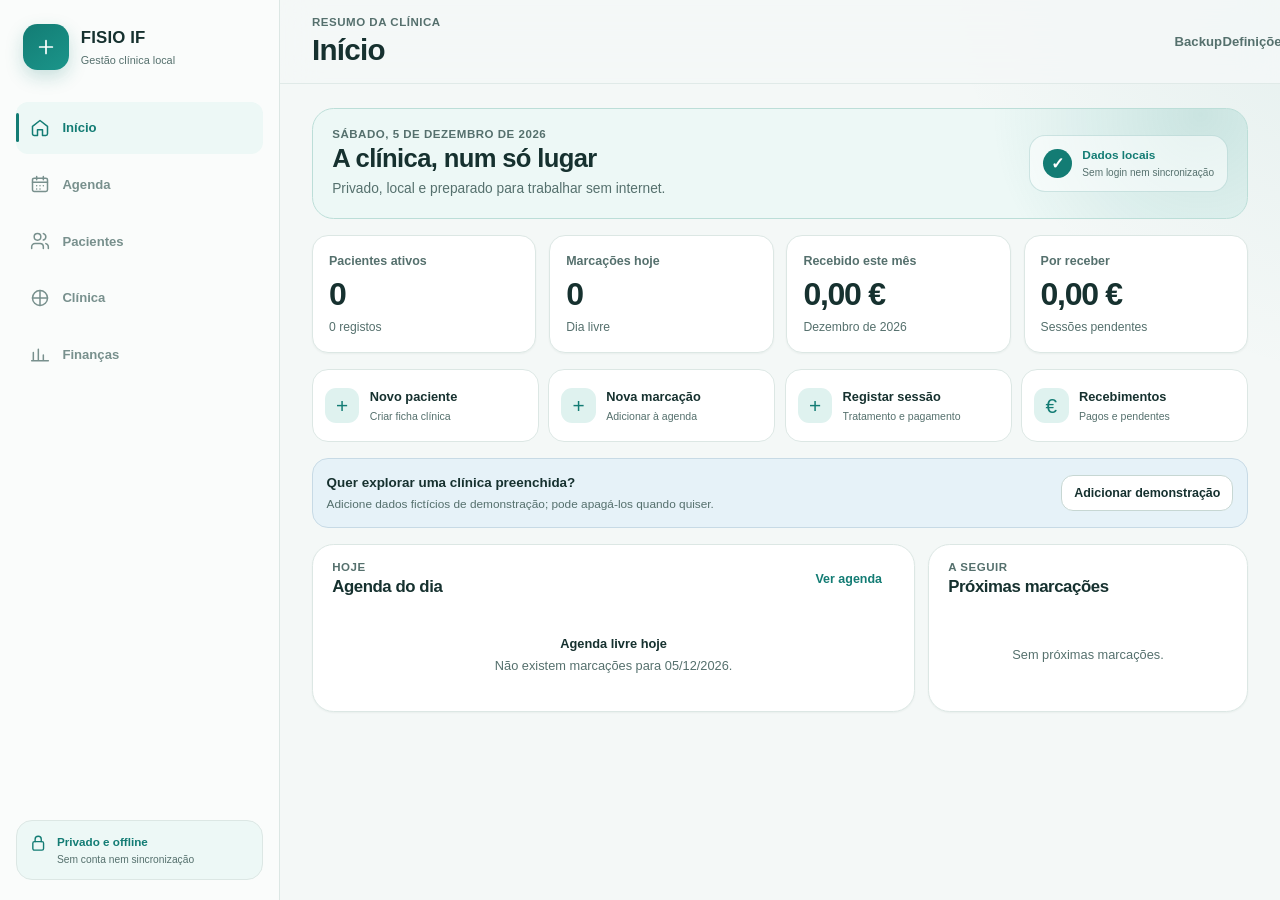
<file: index.html>
<!doctype html>
<html lang="pt-PT" data-theme="auto">
  <head>
    <meta charset="utf-8">
    <meta name="viewport" content="width=device-width, initial-scale=1, viewport-fit=cover">
    <meta name="theme-color" content="#f4f8f7">
    <meta name="color-scheme" content="light dark">
    <meta name="description" content="FISIO IF — gestão clínica privada, local e offline para fisioterapia.">
    <meta name="application-name" content="FISIO IF">
    <meta name="apple-mobile-web-app-capable" content="yes">
    <meta name="apple-mobile-web-app-status-bar-style" content="default">
    <meta name="apple-mobile-web-app-title" content="FISIO IF">
    <meta name="format-detection" content="telephone=no">

    <title>FISIO IF</title>

    <link rel="manifest" href="./manifest.webmanifest">
    <link rel="icon" type="image/svg+xml" href="./assets/icons/icon.svg">
    <link rel="apple-touch-icon" sizes="180x180" href="[data-uri]">
    <link rel="stylesheet" href="./assets/css/styles.css">
    <script type="module" src="./assets/js/app.js"></script>
    <script>
      if ('serviceWorker' in navigator) {
        window.addEventListener('load', () => navigator.serviceWorker.register('./sw.js').catch(() => {}), { once: true });
      }
    </script>
  </head>

  <body>
    <a class="skip-link" href="#view-root">Saltar para o conteúdo</a>

    <div class="app-shell" id="app-shell">
      <div class="content-column">
        <header class="app-header" aria-label="Cabeçalho da aplicação">
          <div class="app-header__identity">
            <div class="brand-mark" aria-hidden="true">
              <svg viewBox="0 0 32 32"><path d="M7.5 16h17M16 7.5v17" /></svg>
            </div>
            <div class="app-header__copy">
              <p class="eyebrow" id="header-context">Dados guardados neste dispositivo</p>
              <h1 id="app-title">Início</h1>
            </div>
          </div>

          <div class="app-header__actions" id="header-actions" aria-label="Ações gerais">
            <button class="icon-button header-action" type="button" data-action="backup" aria-label="Backup e restauro" title="Backup e restauro">
              <svg aria-hidden="true" viewBox="0 0 24 24"><path d="M12 3v12m0 0 4-4m-4 4-4-4M5 15v4a2 2 0 0 0 2 2h10a2 2 0 0 0 2-2v-4" /></svg>
              <span class="header-action__label">Backup</span>
            </button>
            <button class="icon-button header-action" type="button" data-action="settings" aria-label="Definições" title="Definições">
              <svg aria-hidden="true" viewBox="0 0 24 24">
                <circle cx="12" cy="12" r="3" />
                <path d="M19.4 15a1.7 1.7 0 0 0 .34 1.88l.06.06-2.83 2.83-.06-.06a1.7 1.7 0 0 0-1.88-.34 1.7 1.7 0 0 0-1.03 1.56V21h-4v-.08A1.7 1.7 0 0 0 8.95 19.4a1.7 1.7 0 0 0-1.88.34l-.06.06-2.83-2.83.06-.06A1.7 1.7 0 0 0 4.6 15a1.7 1.7 0 0 0-1.56-1.03H3v-4h.08A1.7 1.7 0 0 0 4.6 8.95a1.7 1.7 0 0 0-.34-1.88l-.06-.06 2.83-2.83.06.06A1.7 1.7 0 0 0 8.95 4.6a1.7 1.7 0 0 0 1.03-1.56V3h4v.08A1.7 1.7 0 0 0 15.05 4.6a1.7 1.7 0 0 0 1.88-.34l.06-.06 2.83 2.83-.06.06a1.7 1.7 0 0 0-.34 1.88 1.7 1.7 0 0 0 1.56 1.03H21v4h-.08A1.7 1.7 0 0 0 19.4 15Z" />
              </svg>
              <span class="header-action__label">Definições</span>
            </button>
          </div>
        </header>

        <section class="system-banner system-banner--install" id="install-banner" aria-label="Instalar aplicação" hidden>
          <div class="system-banner__icon" aria-hidden="true"><svg viewBox="0 0 24 24"><path d="M12 3v12m0 0 4-4m-4 4-4-4M5 19h14" /></svg></div>
          <div class="system-banner__copy"><strong>Instalar FISIO IF</strong><span>Acesso rápido e utilização offline.</span></div>
          <div class="system-banner__actions">
            <button class="button button--small button--primary" type="button" data-action="install-app">Instalar</button>
            <button class="icon-button icon-button--small" type="button" data-action="dismiss-install" aria-label="Fechar sugestão de instalação"><svg aria-hidden="true" viewBox="0 0 24 24"><path d="m6 6 12 12M18 6 6 18" /></svg></button>
          </div>
        </section>

        <section class="system-banner system-banner--update" id="update-banner" aria-label="Atualização disponível" hidden>
          <div class="system-banner__icon" aria-hidden="true"><svg viewBox="0 0 24 24"><path d="M20 7v5h-5M4 17v-5h5M18.5 9A7 7 0 0 0 6 6.5L4 9m16 6-2 2.5A7 7 0 0 1 5.5 15" /></svg></div>
          <div class="system-banner__copy"><strong>Nova versão disponível</strong><span>Atualize quando lhe for conveniente.</span></div>
          <div class="system-banner__actions">
            <button class="button button--small button--primary" type="button" data-action="apply-update">Atualizar</button>
            <button class="icon-button icon-button--small" type="button" data-action="dismiss-update" aria-label="Adiar atualização"><svg aria-hidden="true" viewBox="0 0 24 24"><path d="m6 6 12 12M18 6 6 18" /></svg></button>
          </div>
        </section>

        <main class="app-main" id="view-root" tabindex="-1">
          <section class="view view--loading" aria-labelledby="loading-title" aria-busy="true">
            <div class="loading-state">
              <div class="loading-state__mark" aria-hidden="true"><svg viewBox="0 0 32 32"><path d="M7.5 16h17M16 7.5v17" /></svg></div>
              <h2 id="loading-title">A preparar a clínica…</h2>
              <p>Os dados ficam apenas neste dispositivo.</p>
              <span class="loading-state__bar" aria-hidden="true"></span>
            </div>
          </section>
        </main>
      </div>

      <nav class="primary-nav" id="primary-nav" aria-label="Navegação principal">
        <div class="primary-nav__brand" aria-hidden="true">
          <span class="brand-mark brand-mark--sidebar"><svg viewBox="0 0 32 32"><path d="M7.5 16h17M16 7.5v17" /></svg></span>
          <span><strong>FISIO IF</strong><small>Gestão clínica local</small></span>
        </div>

        <div class="primary-nav__items">
          <button class="nav-item is-active" type="button" data-view="dashboard" aria-current="page">
            <svg aria-hidden="true" viewBox="0 0 24 24"><path d="m3 10 9-7 9 7v9a2 2 0 0 1-2 2h-4v-7H9v7H5a2 2 0 0 1-2-2Z" /></svg><span>Início</span>
          </button>
          <button class="nav-item" type="button" data-view="agenda">
            <svg aria-hidden="true" viewBox="0 0 24 24"><rect x="3" y="5" width="18" height="16" rx="2" /><path d="M16 3v4M8 3v4M3 10h18M8 14h.01M12 14h.01M16 14h.01M8 18h.01M12 18h.01" /></svg><span>Agenda</span>
          </button>
          <button class="nav-item" type="button" data-view="patients">
            <svg aria-hidden="true" viewBox="0 0 24 24"><path d="M16 21v-2a4 4 0 0 0-4-4H6a4 4 0 0 0-4 4v2M9 11a4 4 0 1 0 0-8 4 4 0 0 0 0 8ZM22 21v-2a4 4 0 0 0-3-3.87M16 3.13a4 4 0 0 1 0 7.75" /></svg><span>Pacientes</span>
          </button>
          <button class="nav-item" type="button" data-view="clinic">
            <svg aria-hidden="true" viewBox="0 0 24 24"><path d="M12 3v18M3 12h18" /><circle cx="12" cy="12" r="9" /></svg><span>Clínica</span>
          </button>
          <button class="nav-item" type="button" data-view="finances">
            <svg aria-hidden="true" viewBox="0 0 24 24"><path d="M4 19V9M10 19V5M16 19v-7M22 19H2" /></svg><span>Finanças</span>
          </button>
        </div>

        <div class="primary-nav__privacy">
          <svg aria-hidden="true" viewBox="0 0 24 24"><rect x="5" y="10" width="14" height="11" rx="2" /><path d="M8 10V7a4 4 0 0 1 8 0v3" /></svg>
          <span><strong>Privado e offline</strong><small>Sem conta nem sincronização</small></span>
        </div>
      </nav>
    </div>

    <button class="fab" id="fab" type="button" aria-label="Adicionar" title="Adicionar" hidden>
      <svg aria-hidden="true" viewBox="0 0 24 24"><path d="M12 5v14M5 12h14" /></svg><span class="fab__label">Adicionar</span>
    </button>

    <dialog class="app-dialog" id="app-dialog" aria-labelledby="dialog-title">
      <div class="dialog-shell">
        <header class="dialog-header">
          <div><p class="eyebrow" id="dialog-eyebrow" hidden></p><h2 id="dialog-title">Detalhes</h2></div>
          <button class="icon-button" type="button" data-action="close-dialog" aria-label="Fechar"><svg aria-hidden="true" viewBox="0 0 24 24"><path d="m6 6 12 12M18 6 6 18" /></svg></button>
        </header>
        <div class="dialog-body" id="dialog-body"></div>
        <footer class="dialog-actions" id="dialog-actions"></footer>
      </div>
    </dialog>

    <dialog class="confirm-dialog" id="confirm-dialog" aria-labelledby="confirm-title" aria-describedby="confirm-message">
      <form class="confirm-dialog__shell" method="dialog">
        <div class="confirm-dialog__icon" aria-hidden="true"><svg viewBox="0 0 24 24"><path d="M12 8v5M12 17h.01" /><circle cx="12" cy="12" r="9" /></svg></div>
        <h2 id="confirm-title">Confirmar ação</h2>
        <p id="confirm-message">Tem a certeza de que pretende continuar?</p>
        <div class="confirm-dialog__actions">
          <button class="button button--secondary" type="submit" value="cancel" data-action="cancel-confirm">Cancelar</button>
          <button class="button button--danger" type="submit" value="confirm" data-action="accept-confirm">Confirmar</button>
        </div>
      </form>
    </dialog>

    <div class="toast-region" id="toast-region" role="status" aria-live="polite" aria-atomic="false"></div>

    <template id="empty-state-template">
      <section class="empty-state">
        <div class="empty-state__icon" data-empty-icon aria-hidden="true"><svg viewBox="0 0 24 24"><path d="M4 6h16v14H4zM8 3h8v3M8 11h8M8 15h5" /></svg></div>
        <h2 data-empty-title>Ainda não existem registos</h2>
        <p data-empty-message>Comece por adicionar o primeiro registo.</p>
        <button class="button button--primary" type="button" data-empty-action>Adicionar</button>
      </section>
    </template>

    <template id="form-shell-template">
      <form class="entity-form" novalidate>
        <div class="form-errors" role="alert" hidden></div>
        <div class="form-sections" data-form-sections></div>
        <footer class="form-actions">
          <button class="button button--secondary" type="button" data-action="cancel-form">Cancelar</button>
          <button class="button button--primary" type="submit">Guardar</button>
        </footer>
      </form>
    </template>

    <noscript>
      <div class="noscript-message"><strong>O JavaScript está desativado.</strong><span>A FISIO IF precisa de JavaScript para funcionar e guardar dados localmente.</span></div>
    </noscript>
  </body>
</html>
</file>
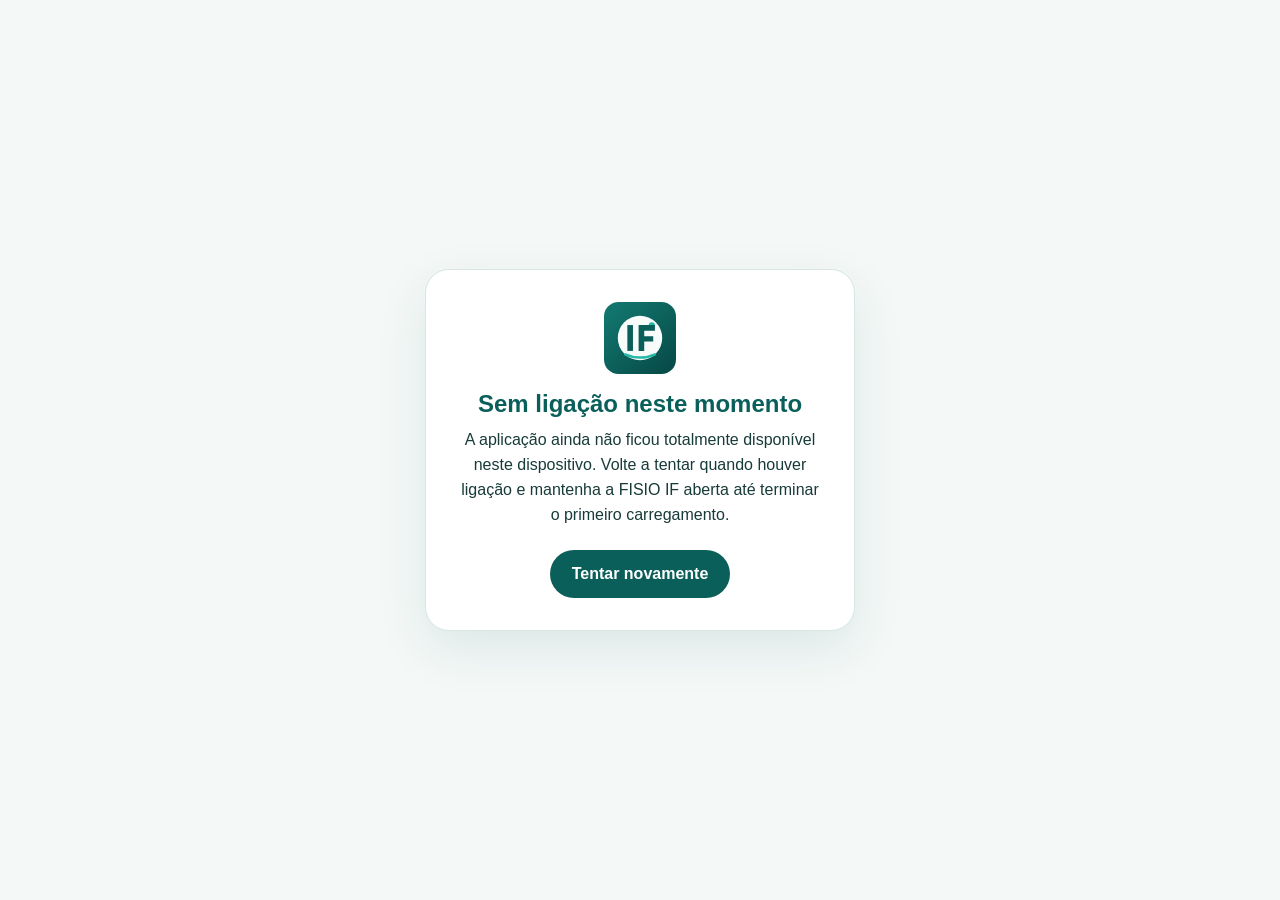
<file: offline.html>
<!doctype html>
<html lang="pt-PT">
  <head>
    <meta charset="utf-8">
    <meta name="viewport" content="width=device-width, initial-scale=1, viewport-fit=cover">
    <meta name="theme-color" content="#0b5f5a">
    <title>FISIO IF — offline</title>
    <style>
      :root {
        color-scheme: light;
        font-family: -apple-system, BlinkMacSystemFont, "Segoe UI", sans-serif;
        background: #f4f8f7;
        color: #173b38;
      }

      * {
        box-sizing: border-box;
      }

      body {
        min-height: 100vh;
        min-height: 100dvh;
        margin: 0;
        display: grid;
        place-items: center;
        padding: max(24px, env(safe-area-inset-top)) max(24px, env(safe-area-inset-right))
          max(24px, env(safe-area-inset-bottom)) max(24px, env(safe-area-inset-left));
      }

      main {
        width: min(100%, 430px);
        padding: 32px;
        border: 1px solid #d8e7e4;
        border-radius: 24px;
        background: #ffffff;
        box-shadow: 0 18px 50px rgb(11 95 90 / 10%);
        text-align: center;
      }

      img {
        width: 72px;
        height: 72px;
        margin-bottom: 12px;
      }

      h1 {
        margin: 0 0 10px;
        color: #0b5f5a;
        font-size: 1.5rem;
      }

      p {
        margin: 0 0 22px;
        line-height: 1.55;
      }

      a {
        display: inline-flex;
        min-height: 48px;
        align-items: center;
        justify-content: center;
        padding: 0 22px;
        border-radius: 999px;
        background: #0b5f5a;
        color: #ffffff;
        font-weight: 700;
        text-decoration: none;
      }

      a:focus-visible {
        outline: 3px solid #f2b84b;
        outline-offset: 3px;
      }
    </style>
  </head>
  <body>
    <main>
      <img src="./assets/icons/icon.svg" alt="" width="72" height="72">
      <h1>Sem ligação neste momento</h1>
      <p>
        A aplicação ainda não ficou totalmente disponível neste dispositivo. Volte a tentar quando houver
        ligação e mantenha a FISIO IF aberta até terminar o primeiro carregamento.
      </p>
      <a href="./">Tentar novamente</a>
    </main>
  </body>
</html>
</file>
<file: assets/css/styles.css>
@charset "UTF-8";

:root {
  color-scheme: light;
  --color-canvas: #f4f8f7;
  --color-canvas-deep: #eaf1ef;
  --color-surface: #ffffff;
  --color-surface-soft: #f7faf9;
  --color-surface-raised: #ffffff;
  --color-border: #dce7e4;
  --color-border-strong: #c7d7d3;
  --color-text: #16312f;
  --color-text-soft: #55706d;
  --color-text-faint: #78908d;
  --color-primary: #137c74;
  --color-primary-hover: #0c6861;
  --color-primary-soft: #dff2ef;
  --color-primary-softer: #edf8f6;
  --color-accent: #de9e3f;
  --color-accent-soft: #fff1d8;
  --color-danger: #b54545;
  --color-danger-hover: #963737;
  --color-danger-soft: #fce8e7;
  --color-warning: #9b6517;
  --color-warning-soft: #fff1d8;
  --color-success: #267352;
  --color-success-soft: #e1f3e9;
  --color-info: #386a88;
  --color-info-soft: #e6f2f8;
  --shadow-xs: 0 1px 2px rgb(20 51 48 / 0.05);
  --shadow-sm: 0 8px 24px rgb(20 51 48 / 0.08);
  --shadow-md: 0 18px 46px rgb(20 51 48 / 0.14);
  --shadow-nav: 0 -8px 30px rgb(20 51 48 / 0.09);
  --radius-xs: 0.5rem;
  --radius-sm: 0.75rem;
  --radius-md: 1rem;
  --radius-lg: 1.35rem;
  --radius-xl: 1.75rem;
  --font-sans: Inter, ui-rounded, "SF Pro Rounded", "SF Pro Display", -apple-system, BlinkMacSystemFont, "Segoe UI", sans-serif;
  --font-mono: ui-monospace, "SFMono-Regular", Consolas, monospace;
  --sidebar-width: 17.5rem;
  --header-height: 5.25rem;
  --nav-height: 5.25rem;
  --content-max: 88rem;
  --touch-target: 2.75rem;
  --ease-out: cubic-bezier(0.22, 1, 0.36, 1);
}

/* FISIO IF 1.4 — agenda, relatórios e segurança local */
.agenda-view-switch {
  flex: 0 0 auto;
}

.agenda-calendar {
  display: grid;
  gap: 0.65rem;
}

.agenda-calendar--week {
  grid-template-columns: repeat(7, minmax(0, 1fr));
}

.agenda-calendar--month {
  grid-template-columns: repeat(7, minmax(0, 1fr));
}

.calendar-weekday {
  color: var(--color-text-soft);
  font-size: 0.75rem;
  font-weight: 800;
  padding: 0 0.35rem;
  text-align: center;
  text-transform: uppercase;
}

.calendar-day {
  background: var(--color-surface);
  border: 1px solid var(--color-border);
  border-radius: var(--radius-md);
  min-height: 9rem;
  overflow: hidden;
}

.agenda-calendar--month .calendar-day {
  min-height: 7.5rem;
}

.calendar-day.is-today {
  border-color: var(--color-primary);
  box-shadow: 0 0 0 2px color-mix(in srgb, var(--color-primary) 14%, transparent);
}

.calendar-day.is-outside {
  opacity: 0.45;
}

.calendar-day__heading {
  align-items: center;
  background: transparent;
  border: 0;
  color: var(--text);
  cursor: pointer;
  display: flex;
  justify-content: space-between;
  padding: 0.65rem;
  width: 100%;
}

.calendar-day__heading span {
  color: var(--color-text-soft);
  font-size: 0.78rem;
  text-transform: capitalize;
}

.calendar-day__records {
  display: grid;
  gap: 0.4rem;
  padding: 0 0.45rem 0.55rem;
}

.calendar-appointment {
  background: var(--color-surface-soft);
  border: 0;
  border-left: 3px solid var(--color-primary);
  border-radius: 0.5rem;
  color: var(--text);
  cursor: pointer;
  display: grid;
  font: inherit;
  gap: 0.05rem;
  padding: 0.45rem;
  text-align: left;
}

.calendar-appointment.status-confirmed { border-left-color: var(--color-info); }
.calendar-appointment.status-completed { border-left-color: var(--color-success); }
.calendar-appointment.status-cancelled { border-left-color: var(--color-danger); opacity: 0.65; }
.calendar-appointment span,
.calendar-appointment small {
  overflow: hidden;
  text-overflow: ellipsis;
  white-space: nowrap;
}

.calendar-day__empty,
.calendar-more {
  color: var(--color-text-soft);
  font-size: 0.78rem;
  padding: 0.35rem;
}

.calendar-more {
  background: transparent;
  border: 0;
  cursor: pointer;
  text-align: left;
}

.patient-overview {
  margin-top: 1rem;
}

.patient-overview-grid,
.report-summary-list {
  display: grid;
  gap: 0.75rem;
  grid-template-columns: repeat(3, minmax(0, 1fr));
}

.patient-overview-grid > div,
.report-summary-list > div {
  background: var(--color-surface-soft);
  border-radius: var(--radius-sm);
  display: grid;
  gap: 0.2rem;
  padding: 0.8rem;
}

.patient-overview-grid span,
.report-summary-list dt,
.patient-package-summary span {
  color: var(--color-text-soft);
  font-size: 0.78rem;
}

.patient-package-summaries {
  border-top: 1px solid var(--color-border);
  display: grid;
  gap: 0.65rem;
  margin-top: 0.9rem;
  padding-top: 0.9rem;
}

.patient-package-summary {
  display: grid;
  gap: 0.2rem;
}

.clinical-progress {
  background: var(--color-surface-soft);
  border-radius: 0.55rem;
  color: var(--color-text-soft);
  font-size: 0.88rem;
  padding: 0.55rem 0.7rem;
}

.status-badge--overdue {
  background: color-mix(in srgb, var(--color-danger) 14%, transparent);
  color: var(--color-danger);
}

.transaction-row.is-overdue,
.package-payment-row.is-overdue {
  box-shadow: inset 3px 0 0 var(--color-danger);
}

.report-summary-card {
  margin-bottom: 1rem;
}

.report-summary-list {
  grid-template-columns: repeat(4, minmax(0, 1fr));
  margin: 0;
}

.report-summary-list dd {
  font-size: 1.25rem;
  font-weight: 800;
  margin: 0;
}

.recycle-list {
  display: grid;
  gap: 0.65rem;
}

.recycle-row {
  align-items: center;
  background: var(--color-surface-soft);
  border: 1px solid var(--color-border);
  border-radius: var(--radius-sm);
  display: flex;
  gap: 1rem;
  justify-content: space-between;
  padding: 0.85rem;
}

.recycle-row div {
  display: grid;
  gap: 0.2rem;
}

.recycle-row span {
  color: var(--color-text-soft);
  font-size: 0.8rem;
}

.patient-statement {
  display: grid;
  gap: 1.25rem;
}

.patient-statement > header {
  align-items: end;
  border-bottom: 2px solid var(--color-primary);
  display: flex;
  justify-content: space-between;
  padding-bottom: 0.8rem;
}

.patient-statement > header div {
  display: grid;
  text-align: right;
}

.statement-totals {
  display: grid;
  gap: 0.75rem;
  grid-template-columns: repeat(3, minmax(0, 1fr));
}

.statement-totals span {
  background: var(--color-surface-soft);
  border-radius: var(--radius-sm);
  display: grid;
  gap: 0.25rem;
  padding: 0.8rem;
}

.patient-statement table {
  border-collapse: collapse;
  width: 100%;
}

.patient-statement th,
.patient-statement td {
  border-bottom: 1px solid var(--color-border);
  padding: 0.55rem;
  text-align: left;
}

.patient-statement footer {
  color: var(--color-text-soft);
  font-size: 0.75rem;
}

@media (max-width: 900px) {
  .agenda-calendar--week,
  .agenda-calendar--month {
    gap: 0.35rem;
  }
  .calendar-day { min-height: 7rem; }
  .agenda-calendar--week { grid-template-columns: 1fr; }
  .agenda-calendar--week .calendar-day { min-height: 0; }
  .agenda-calendar--month .calendar-appointment span,
  .agenda-calendar--month .calendar-appointment small { display: none; }
  .agenda-calendar--month .calendar-appointment { padding: 0.3rem; }
  .patient-overview-grid,
  .report-summary-list { grid-template-columns: repeat(2, minmax(0, 1fr)); }
}

@media (max-width: 620px) {
  .agenda-toolbar { align-items: stretch; flex-wrap: wrap; }
  .agenda-view-switch { order: -1; width: 100%; }
  .agenda-view-switch button { flex: 1; }
  .agenda-calendar--month { font-size: 0.75rem; }
  .agenda-calendar--month .calendar-day { border-radius: 0.55rem; min-height: 5rem; }
  .calendar-day__heading { padding: 0.4rem; }
  .calendar-day__records { gap: 0.2rem; padding: 0 0.25rem 0.3rem; }
  .calendar-appointment strong { font-size: 0.7rem; }
  .patient-overview-grid,
  .report-summary-list,
  .statement-totals { grid-template-columns: 1fr; }
  .recycle-row { align-items: stretch; flex-direction: column; }
  .patient-statement > header { align-items: start; flex-direction: column; gap: 0.6rem; }
  .patient-statement > header div { text-align: left; }
}

@media print {
  body > *:not(#app-dialog),
  #app-dialog .dialog-shell > *:not(.dialog-body),
  .dialog-header,
  .dialog-actions { display: none !important; }
  .dialog-shell,
  .dialog-body,
  .patient-statement { background: #fff !important; color: #111 !important; box-shadow: none !important; max-height: none !important; overflow: visible !important; }
  dialog[open] { border: 0; height: auto; inset: 0; margin: 0; max-height: none; max-width: none; padding: 0; position: static; width: 100%; }
  dialog::backdrop { display: none; }
  .patient-statement .table-scroll { overflow: visible; }
  .patient-statement section { break-inside: avoid; }
}

*,
*::before,
*::after {
  box-sizing: border-box;
}

html {
  min-width: 20rem;
  min-height: 100%;
  background: var(--color-canvas);
  font-family: var(--font-sans);
  -webkit-text-size-adjust: 100%;
  text-size-adjust: 100%;
  scroll-behavior: smooth;
}

body {
  min-height: 100vh;
  min-height: 100dvh;
  margin: 0;
  overflow-x: hidden;
  background:
    radial-gradient(circle at 110% -10%, rgb(19 124 116 / 0.09), transparent 30rem),
    var(--color-canvas);
  color: var(--color-text);
  font-size: 1rem;
  line-height: 1.5;
  -webkit-font-smoothing: antialiased;
  -webkit-tap-highlight-color: transparent;
}

button,
input,
select,
textarea {
  color: inherit;
  font: inherit;
}

button,
[role="button"] {
  -webkit-touch-callout: none;
}

button:not(:disabled),
[role="button"]:not([aria-disabled="true"]),
label[for],
select {
  cursor: pointer;
}

button:disabled,
input:disabled,
select:disabled,
textarea:disabled {
  cursor: not-allowed;
  opacity: 0.55;
}

a {
  color: var(--color-primary);
  text-decoration-thickness: 0.08em;
  text-underline-offset: 0.18em;
}

img,
svg {
  display: block;
  max-width: 100%;
}

svg {
  fill: none;
  stroke: currentColor;
  stroke-linecap: round;
  stroke-linejoin: round;
  stroke-width: 1.8;
}

h1,
h2,
h3,
h4,
p {
  margin-block-start: 0;
}

h1,
h2,
h3,
h4 {
  letter-spacing: -0.025em;
  line-height: 1.15;
}

h1 {
  margin-block-end: 0;
  font-size: clamp(1.35rem, 4vw, 1.85rem);
  font-weight: 750;
}

h2 {
  margin-block-end: 0.6rem;
  font-size: clamp(1.25rem, 3vw, 1.6rem);
}

h3 {
  margin-block-end: 0.45rem;
  font-size: 1.05rem;
}

p:last-child {
  margin-block-end: 0;
}

[hidden] {
  display: none !important;
}

:focus-visible {
  outline: 3px solid rgb(19 124 116 / 0.28);
  outline-offset: 3px;
}

::selection {
  background: var(--color-primary-soft);
}

.skip-link {
  position: fixed;
  z-index: 1000;
  inset-block-start: max(0.75rem, env(safe-area-inset-top));
  inset-inline-start: 0.75rem;
  padding: 0.65rem 0.9rem;
  transform: translateY(-180%);
  border-radius: var(--radius-sm);
  background: var(--color-text);
  color: var(--color-surface);
  font-weight: 700;
  transition: transform 180ms var(--ease-out);
}

.skip-link:focus {
  transform: translateY(0);
}

.app-shell {
  min-height: 100vh;
  min-height: 100dvh;
}

.content-column {
  min-width: 0;
}

.app-header {
  position: sticky;
  z-index: 30;
  inset-block-start: 0;
  display: flex;
  min-height: calc(var(--header-height) + env(safe-area-inset-top));
  align-items: center;
  justify-content: space-between;
  gap: 0.75rem;
  padding: max(0.75rem, env(safe-area-inset-top)) 1rem 0.75rem;
  border-block-end: 1px solid rgb(220 231 228 / 0.82);
  background: rgb(244 248 247 / 0.88);
  backdrop-filter: blur(18px) saturate(130%);
  -webkit-backdrop-filter: blur(18px) saturate(130%);
}

.app-header__identity,
.app-header__actions,
.app-header__actions .header-action {
  display: flex;
  align-items: center;
}

.app-header__identity {
  min-width: 0;
  gap: 0.7rem;
}

.app-header__copy {
  min-width: 0;
}

.app-header__copy h1,
.app-header__copy p {
  overflow: hidden;
  text-overflow: ellipsis;
  white-space: nowrap;
}

.app-header__actions {
  flex: none;
  gap: 0.25rem;
}

.brand-mark {
  display: grid;
  width: 2.65rem;
  height: 2.65rem;
  flex: none;
  place-items: center;
  border-radius: 0.9rem;
  background: linear-gradient(145deg, var(--color-primary), #1b958a);
  box-shadow: 0 7px 18px rgb(19 124 116 / 0.22);
  color: #fff;
}

.brand-mark svg {
  width: 1.5rem;
  height: 1.5rem;
  stroke-width: 2.25;
}

.brand-mark--sidebar {
  width: 2.85rem;
  height: 2.85rem;
}

.eyebrow {
  margin-block-end: 0.15rem;
  color: var(--color-text-soft);
  font-size: 0.72rem;
  font-weight: 700;
  letter-spacing: 0.045em;
  line-height: 1.2;
  text-transform: uppercase;
}

.header-action {
  width: auto;
  min-width: var(--touch-target);
  padding-inline: 0.7rem;
  gap: 0.4rem;
}

.header-action__label {
  display: none;
  font-size: 0.82rem;
  font-weight: 700;
}

.system-banner {
  display: grid;
  grid-template-columns: auto minmax(0, 1fr) auto;
  align-items: center;
  gap: 0.7rem;
  max-width: calc(var(--content-max) - 2rem);
  margin: 0.75rem 1rem 0;
  padding: 0.8rem;
  border: 1px solid var(--color-border);
  border-radius: var(--radius-md);
  background: var(--color-surface);
  box-shadow: var(--shadow-xs);
}

.system-banner--install {
  border-color: #bcded8;
  background: var(--color-primary-softer);
}

.system-banner--update {
  border-color: #c7dae5;
  background: var(--color-info-soft);
}

.system-banner__icon {
  display: grid;
  width: 2.35rem;
  height: 2.35rem;
  place-items: center;
  border-radius: 0.72rem;
  background: var(--color-primary-soft);
  color: var(--color-primary);
}

.system-banner__icon svg {
  width: 1.2rem;
  height: 1.2rem;
}

.system-banner__copy {
  display: flex;
  min-width: 0;
  flex-direction: column;
  line-height: 1.25;
}

.system-banner__copy strong {
  font-size: 0.88rem;
}

.system-banner__copy span {
  margin-block-start: 0.12rem;
  color: var(--color-text-soft);
  font-size: 0.76rem;
}

.system-banner__actions {
  display: flex;
  align-items: center;
  gap: 0.25rem;
}

.app-main {
  width: 100%;
  min-width: 0;
  min-height: calc(100vh - var(--header-height));
  min-height: calc(100dvh - var(--header-height));
  padding: 1rem 1rem calc(var(--nav-height) + 2rem + env(safe-area-inset-bottom));
  outline: none;
}

.view {
  width: 100%;
  max-width: var(--content-max);
  margin-inline: auto;
  animation: view-in 260ms var(--ease-out) both;
}

@keyframes view-in {
  from { opacity: 0; transform: translateY(0.35rem); }
  to { opacity: 1; transform: translateY(0); }
}

.view-header {
  display: flex;
  align-items: flex-start;
  justify-content: space-between;
  gap: 1rem;
  margin-block-end: 1rem;
}

.view-header h2,
.section-header h2,
.section-header h3 {
  margin-block-end: 0.2rem;
}

.view-header p,
.section-header p {
  margin-block-end: 0;
  color: var(--color-text-soft);
  font-size: 0.9rem;
}

.view-actions,
.card-actions,
.inline-actions,
.toolbar {
  display: flex;
  flex-wrap: wrap;
  align-items: center;
  gap: 0.5rem;
}

.section-header {
  display: flex;
  align-items: center;
  justify-content: space-between;
  gap: 1rem;
  margin-block-end: 0.8rem;
}

.view-stack,
.card-stack,
.form-sections {
  display: grid;
  gap: 1rem;
}

.view-grid,
.dashboard-grid,
.summary-grid,
.metrics-grid {
  display: grid;
  grid-template-columns: minmax(0, 1fr);
  gap: 0.8rem;
}

.card {
  min-width: 0;
  overflow: hidden;
  border: 1px solid var(--color-border);
  border-radius: var(--radius-lg);
  background: var(--color-surface);
  box-shadow: var(--shadow-xs);
}

.card--interactive {
  transition: border-color 180ms ease, box-shadow 180ms ease, transform 180ms var(--ease-out);
}

.card--interactive:hover {
  border-color: var(--color-border-strong);
  box-shadow: var(--shadow-sm);
  transform: translateY(-1px);
}

.card--soft {
  background: var(--color-surface-soft);
}

.card--accent {
  border-color: #bcded8;
  background:
    radial-gradient(circle at 100% 0, rgb(19 124 116 / 0.09), transparent 14rem),
    var(--color-primary-softer);
}

.card__header,
.card__body,
.card__footer {
  padding: 1rem;
}

.card__header {
  display: flex;
  align-items: flex-start;
  justify-content: space-between;
  gap: 0.8rem;
  padding-block-end: 0.7rem;
}

.card__header + .card__body {
  padding-block-start: 0;
}

.card__footer {
  border-block-start: 1px solid var(--color-border);
  background: var(--color-surface-soft);
}

.summary-card,
.metric-card,
.stat-card {
  position: relative;
  min-width: 0;
  padding: 1rem;
  overflow: hidden;
  border: 1px solid var(--color-border);
  border-radius: var(--radius-md);
  background: var(--color-surface);
  box-shadow: var(--shadow-xs);
}

.summary-card__label,
.metric-card__label,
.stat-card__label {
  display: block;
  margin-block-end: 0.45rem;
  color: var(--color-text-soft);
  font-size: 0.78rem;
  font-weight: 650;
}

.summary-card__value,
.metric-card__value,
.stat-card__value {
  display: block;
  overflow: hidden;
  font-size: clamp(1.45rem, 6vw, 2rem);
  font-variant-numeric: tabular-nums;
  font-weight: 760;
  letter-spacing: -0.04em;
  line-height: 1;
  text-overflow: ellipsis;
  white-space: nowrap;
}

.summary-card__meta,
.metric-card__meta,
.stat-card__meta {
  display: block;
  margin-block-start: 0.45rem;
  color: var(--color-text-soft);
  font-size: 0.76rem;
}

.metric-card__icon {
  display: grid;
  width: 2.25rem;
  height: 2.25rem;
  margin-block-end: 1rem;
  place-items: center;
  border-radius: 0.72rem;
  background: var(--color-primary-soft);
  color: var(--color-primary);
}

.metric-card__icon svg {
  width: 1.2rem;
  height: 1.2rem;
}

.button,
.icon-button,
.fab,
.nav-item,
.chip,
.segmented-control button {
  appearance: none;
  border: 0;
  font-weight: 700;
  line-height: 1;
  touch-action: manipulation;
}

.button {
  display: inline-flex;
  min-height: var(--touch-target);
  align-items: center;
  justify-content: center;
  gap: 0.5rem;
  padding: 0.7rem 1rem;
  border: 1px solid transparent;
  border-radius: var(--radius-sm);
  transition: background-color 160ms ease, border-color 160ms ease, color 160ms ease, transform 120ms ease;
}

.button:active:not(:disabled),
.icon-button:active:not(:disabled),
.fab:active:not(:disabled) {
  transform: scale(0.97);
}

.button svg {
  width: 1.1rem;
  height: 1.1rem;
}

.button--primary {
  background: var(--color-primary);
  color: #fff;
}

.button--primary:hover {
  background: var(--color-primary-hover);
}

.button--secondary {
  border-color: var(--color-border-strong);
  background: var(--color-surface);
  color: var(--color-text);
}

.button--secondary:hover,
.button--ghost:hover {
  background: var(--color-surface-soft);
}

.button--ghost {
  background: transparent;
  color: var(--color-primary);
}

.button--danger {
  background: var(--color-danger);
  color: #fff;
}

.button--danger:hover {
  background: var(--color-danger-hover);
}

.button--small {
  min-height: 2.25rem;
  padding: 0.55rem 0.75rem;
  font-size: 0.78rem;
}

.button--block {
  width: 100%;
}

.icon-button {
  display: inline-grid;
  width: var(--touch-target);
  height: var(--touch-target);
  flex: none;
  place-items: center;
  border: 1px solid transparent;
  border-radius: var(--radius-sm);
  background: transparent;
  color: var(--color-text-soft);
  transition: background-color 160ms ease, border-color 160ms ease, color 160ms ease, transform 120ms ease;
}

.icon-button:hover {
  border-color: var(--color-border);
  background: var(--color-surface);
  color: var(--color-primary);
}

.icon-button svg {
  width: 1.25rem;
  height: 1.25rem;
}

.icon-button--small {
  width: 2.25rem;
  height: 2.25rem;
}

.fab {
  position: fixed;
  z-index: 40;
  inset-inline-end: max(1rem, env(safe-area-inset-right));
  inset-block-end: calc(var(--nav-height) + max(1rem, env(safe-area-inset-bottom)));
  display: flex;
  min-width: 3.5rem;
  height: 3.5rem;
  align-items: center;
  justify-content: center;
  gap: 0.5rem;
  padding-inline: 1rem;
  border-radius: 1.1rem;
  background: var(--color-primary);
  box-shadow: 0 12px 28px rgb(19 124 116 / 0.3);
  color: #fff;
}

.fab svg {
  width: 1.4rem;
  height: 1.4rem;
  stroke-width: 2.2;
}

.fab__label {
  display: none;
}

.primary-nav {
  position: fixed;
  z-index: 50;
  inset-inline: 0;
  inset-block-end: 0;
  min-height: calc(var(--nav-height) + env(safe-area-inset-bottom));
  padding: 0.35rem max(0.35rem, env(safe-area-inset-right)) env(safe-area-inset-bottom) max(0.35rem, env(safe-area-inset-left));
  border-block-start: 1px solid rgb(220 231 228 / 0.95);
  background: rgb(255 255 255 / 0.94);
  box-shadow: var(--shadow-nav);
  backdrop-filter: blur(20px) saturate(150%);
  -webkit-backdrop-filter: blur(20px) saturate(150%);
}

.primary-nav__brand,
.primary-nav__privacy {
  display: none;
}

.primary-nav__items {
  display: grid;
  grid-template-columns: repeat(5, minmax(0, 1fr));
  height: 100%;
  gap: 0.1rem;
}

.nav-item {
  position: relative;
  display: flex;
  min-width: 0;
  min-height: 4rem;
  flex-direction: column;
  align-items: center;
  justify-content: center;
  gap: 0.35rem;
  padding: 0.35rem 0.1rem;
  border-radius: var(--radius-sm);
  background: transparent;
  color: var(--color-text-faint);
  font-size: 0.64rem;
  transition: background-color 160ms ease, color 160ms ease;
}

.nav-item svg {
  width: 1.35rem;
  height: 1.35rem;
}

.nav-item:hover,
.nav-item.is-active,
.nav-item[aria-current="page"] {
  background: var(--color-primary-softer);
  color: var(--color-primary);
}

.nav-item.is-active::after,
.nav-item[aria-current="page"]::after {
  position: absolute;
  inset-block-start: 0.15rem;
  width: 1.35rem;
  height: 0.18rem;
  border-radius: 99px;
  background: var(--color-primary);
  content: "";
}

.badge,
.status-badge,
.tag {
  display: inline-flex;
  width: fit-content;
  min-height: 1.55rem;
  align-items: center;
  justify-content: center;
  gap: 0.3rem;
  padding: 0.25rem 0.55rem;
  border-radius: 999px;
  background: var(--color-canvas-deep);
  color: var(--color-text-soft);
  font-size: 0.7rem;
  font-weight: 750;
  line-height: 1.15;
  white-space: nowrap;
}

.badge--success,
.status-badge--paid,
.status-badge--completed,
.status-badge--active {
  background: var(--color-success-soft);
  color: var(--color-success);
}

.badge--warning,
.status-badge--pending,
.status-badge--scheduled {
  background: var(--color-warning-soft);
  color: var(--color-warning);
}

.badge--danger,
.status-badge--overdue,
.status-badge--cancelled,
.status-badge--inactive {
  background: var(--color-danger-soft);
  color: var(--color-danger);
}

.badge--info,
.status-badge--draft,
.status-badge--package {
  background: var(--color-info-soft);
  color: var(--color-info);
}

.filter-bar {
  display: flex;
  margin-block-end: 1rem;
  align-items: center;
  gap: 0.6rem;
}

.search-field {
  position: relative;
  min-width: 0;
  flex: 1;
}

.search-field svg {
  position: absolute;
  inset-block-start: 50%;
  inset-inline-start: 0.9rem;
  width: 1.15rem;
  height: 1.15rem;
  transform: translateY(-50%);
  color: var(--color-text-faint);
  pointer-events: none;
}

.search-field input {
  padding-inline-start: 2.75rem;
}

.record-list,
.data-list,
.appointment-list,
.timeline,
.activity-list {
  display: grid;
  margin: 0;
  padding: 0;
  list-style: none;
}

.record-list,
.data-list,
.activity-list {
  gap: 0.65rem;
}

.record-row,
.data-row,
.activity-row {
  display: grid;
  grid-template-columns: auto minmax(0, 1fr) auto;
  align-items: center;
  gap: 0.8rem;
  min-width: 0;
  padding: 0.85rem;
  border: 1px solid var(--color-border);
  border-radius: var(--radius-md);
  background: var(--color-surface);
  box-shadow: var(--shadow-xs);
}

button.record-row,
button.data-row {
  width: 100%;
  color: inherit;
  text-align: start;
}

.record-row:hover,
.data-row:hover {
  border-color: var(--color-border-strong);
}

.record-row__main,
.data-row__main,
.activity-row__main {
  min-width: 0;
}

.record-row__title,
.data-row__title,
.activity-row__title {
  display: block;
  overflow: hidden;
  font-size: 0.9rem;
  font-weight: 720;
  text-overflow: ellipsis;
  white-space: nowrap;
}

.record-row__meta,
.data-row__meta,
.activity-row__meta {
  display: block;
  margin-block-start: 0.15rem;
  overflow: hidden;
  color: var(--color-text-soft);
  font-size: 0.76rem;
  text-overflow: ellipsis;
  white-space: nowrap;
}

.avatar {
  display: grid;
  width: 2.65rem;
  height: 2.65rem;
  flex: none;
  place-items: center;
  overflow: hidden;
  border-radius: 50%;
  background: var(--color-primary-soft);
  color: var(--color-primary);
  font-size: 0.78rem;
  font-weight: 780;
}

.avatar--small {
  width: 2rem;
  height: 2rem;
  font-size: 0.65rem;
}

.avatar img {
  width: 100%;
  height: 100%;
  object-fit: cover;
}

.detail-list {
  display: grid;
  margin: 0;
  gap: 0;
}

.detail-list > div {
  display: grid;
  grid-template-columns: minmax(6.5rem, 0.45fr) minmax(0, 1fr);
  gap: 1rem;
  padding-block: 0.75rem;
  border-block-end: 1px solid var(--color-border);
}

.detail-list > div:last-child {
  border-block-end: 0;
}

.detail-list dt {
  color: var(--color-text-soft);
  font-size: 0.78rem;
  font-weight: 650;
}

.detail-list dd {
  min-width: 0;
  margin: 0;
  overflow-wrap: anywhere;
  font-size: 0.86rem;
  font-weight: 600;
}

.day-strip {
  display: grid;
  grid-template-columns: repeat(7, minmax(2.75rem, 1fr));
  gap: 0.35rem;
  margin-block-end: 1rem;
  overflow-x: auto;
  scrollbar-width: none;
}

.day-strip::-webkit-scrollbar {
  display: none;
}

.day-button {
  display: flex;
  min-width: 2.75rem;
  min-height: 4rem;
  flex-direction: column;
  align-items: center;
  justify-content: center;
  gap: 0.2rem;
  padding: 0.45rem;
  border: 1px solid var(--color-border);
  border-radius: var(--radius-sm);
  background: var(--color-surface);
}

.day-button small {
  color: var(--color-text-soft);
  font-size: 0.66rem;
  font-weight: 700;
  text-transform: uppercase;
}

.day-button strong {
  font-size: 1rem;
}

.day-button.is-active,
.day-button[aria-pressed="true"] {
  border-color: var(--color-primary);
  background: var(--color-primary);
  color: #fff;
}

.day-button.is-active small,
.day-button[aria-pressed="true"] small {
  color: rgb(255 255 255 / 0.78);
}

.timeline {
  gap: 0;
}

.timeline-item,
.appointment {
  position: relative;
  display: grid;
  grid-template-columns: 3.5rem minmax(0, 1fr);
  gap: 0.75rem;
}

.timeline-item__time,
.appointment__time {
  padding-block-start: 0.9rem;
  color: var(--color-text-soft);
  font-size: 0.74rem;
  font-variant-numeric: tabular-nums;
  font-weight: 700;
}

.timeline-item__content,
.appointment__content {
  position: relative;
  margin-block-end: 0.65rem;
  padding: 0.85rem 0.9rem 0.85rem 1rem;
  overflow: hidden;
  border: 1px solid var(--color-border);
  border-radius: var(--radius-md);
  background: var(--color-surface);
}

.timeline-item__content::before,
.appointment__content::before {
  position: absolute;
  inset-block: 0;
  inset-inline-start: 0;
  width: 0.26rem;
  background: var(--color-primary);
  content: "";
}

.appointment--assessment .appointment__content::before {
  background: var(--color-accent);
}

.appointment--cancelled .appointment__content {
  opacity: 0.65;
}

.appointment__header {
  display: flex;
  align-items: flex-start;
  justify-content: space-between;
  gap: 0.5rem;
}

.appointment__title {
  margin: 0;
  font-size: 0.9rem;
}

.appointment__meta {
  margin-block-start: 0.25rem;
  color: var(--color-text-soft);
  font-size: 0.75rem;
}

.calendar {
  overflow: hidden;
  border: 1px solid var(--color-border);
  border-radius: var(--radius-md);
  background: var(--color-surface);
}

.calendar__header {
  display: flex;
  align-items: center;
  justify-content: space-between;
  gap: 0.5rem;
  padding: 0.8rem;
  border-block-end: 1px solid var(--color-border);
}

.calendar-grid {
  display: grid;
  grid-template-columns: repeat(7, minmax(0, 1fr));
}

.calendar-grid__weekday {
  padding: 0.55rem 0.15rem;
  color: var(--color-text-faint);
  font-size: 0.62rem;
  font-weight: 750;
  text-align: center;
  text-transform: uppercase;
}

.calendar-day {
  position: relative;
  display: grid;
  min-height: 3.25rem;
  place-items: start center;
  padding: 0.45rem 0.15rem;
  border: 0;
  border-block-start: 1px solid var(--color-border);
  background: transparent;
  color: var(--color-text);
  font-size: 0.76rem;
}

.calendar-day:nth-child(7n + 1) {
  border-inline-start: 0;
}

.calendar-day.is-outside {
  color: var(--color-text-faint);
  opacity: 0.55;
}

.calendar-day.is-today > span:first-child {
  display: grid;
  width: 1.65rem;
  height: 1.65rem;
  place-items: center;
  border-radius: 50%;
  background: var(--color-primary);
  color: #fff;
  font-weight: 750;
}

.calendar-day__dots {
  display: flex;
  margin-block-start: 0.35rem;
  gap: 0.15rem;
}

.calendar-day__dots i {
  width: 0.26rem;
  height: 0.26rem;
  border-radius: 50%;
  background: var(--color-primary);
}

.form-section {
  padding: 1rem;
  border: 1px solid var(--color-border);
  border-radius: var(--radius-lg);
  background: var(--color-surface);
  box-shadow: var(--shadow-xs);
}

.form-section > legend,
.form-section__title {
  margin-block-end: 0.9rem;
  padding: 0;
  font-size: 1rem;
  font-weight: 750;
}

fieldset.form-section {
  min-width: 0;
  margin: 0;
}

.form-grid {
  display: grid;
  grid-template-columns: minmax(0, 1fr);
  gap: 0.9rem;
}

.field {
  display: grid;
  min-width: 0;
  gap: 0.38rem;
}

.field label,
.field__label {
  color: var(--color-text);
  font-size: 0.78rem;
  font-weight: 700;
}

.field__hint,
.field__error {
  margin: 0;
  font-size: 0.72rem;
}

.field__hint {
  color: var(--color-text-soft);
}

.field__error {
  color: var(--color-danger);
}

.field :is(input, select, textarea),
.search-field input,
.input {
  width: 100%;
  min-width: 0;
  min-height: var(--touch-target);
  padding: 0.72rem 0.8rem;
  border: 1px solid var(--color-border-strong);
  border-radius: var(--radius-sm);
  outline: 0;
  background: var(--color-surface);
  color: var(--color-text);
  font-size: 1rem;
  line-height: 1.25;
  transition: border-color 160ms ease, box-shadow 160ms ease, background-color 160ms ease;
}

.field textarea {
  min-height: 7rem;
  resize: vertical;
}

.field :is(input, select, textarea):hover,
.search-field input:hover,
.input:hover {
  border-color: var(--color-primary);
}

.field :is(input, select, textarea):focus,
.search-field input:focus,
.input:focus {
  border-color: var(--color-primary);
  box-shadow: 0 0 0 3px rgb(19 124 116 / 0.13);
}

.field :is(input, select, textarea)[aria-invalid="true"] {
  border-color: var(--color-danger);
  box-shadow: 0 0 0 3px rgb(181 69 69 / 0.1);
}

.field input[type="date"],
.field input[type="time"],
.field input[type="number"] {
  font-variant-numeric: tabular-nums;
}

.field-row {
  display: grid;
  grid-template-columns: minmax(0, 1fr) auto;
  gap: 0.5rem;
}

.checkbox,
.radio,
.switch {
  display: flex;
  min-height: var(--touch-target);
  align-items: center;
  gap: 0.65rem;
  font-size: 0.85rem;
  font-weight: 600;
}

.checkbox input,
.radio input {
  width: 1.15rem;
  height: 1.15rem;
  accent-color: var(--color-primary);
}

.switch {
  justify-content: space-between;
}

.switch input {
  position: relative;
  width: 2.9rem;
  height: 1.7rem;
  flex: none;
  appearance: none;
  border-radius: 999px;
  background: var(--color-border-strong);
  transition: background-color 180ms ease;
}

.switch input::after {
  position: absolute;
  inset-block-start: 0.18rem;
  inset-inline-start: 0.18rem;
  width: 1.34rem;
  height: 1.34rem;
  border-radius: 50%;
  background: #fff;
  box-shadow: 0 2px 5px rgb(0 0 0 / 0.18);
  content: "";
  transition: transform 180ms var(--ease-out);
}

.switch input:checked {
  background: var(--color-primary);
}

.switch input:checked::after {
  transform: translateX(1.2rem);
}

.segmented-control {
  display: inline-grid;
  grid-auto-flow: column;
  grid-auto-columns: 1fr;
  gap: 0.2rem;
  padding: 0.2rem;
  border: 1px solid var(--color-border);
  border-radius: var(--radius-sm);
  background: var(--color-canvas-deep);
}

.segmented-control button {
  min-height: 2.35rem;
  padding: 0.6rem 0.8rem;
  border-radius: 0.55rem;
  background: transparent;
  color: var(--color-text-soft);
  font-size: 0.76rem;
}

.segmented-control button.is-active,
.segmented-control button[aria-pressed="true"] {
  background: var(--color-surface);
  box-shadow: var(--shadow-xs);
  color: var(--color-primary);
}

.form-errors {
  margin-block-end: 1rem;
  padding: 0.8rem;
  border: 1px solid #efc3c0;
  border-radius: var(--radius-sm);
  background: var(--color-danger-soft);
  color: var(--color-danger);
  font-size: 0.8rem;
  font-weight: 600;
}

.form-actions {
  position: sticky;
  z-index: 3;
  inset-block-end: calc(var(--nav-height) + env(safe-area-inset-bottom));
  display: flex;
  margin: 1rem -1rem -1rem;
  padding: 0.8rem 1rem;
  justify-content: flex-end;
  gap: 0.55rem;
  border-block-start: 1px solid var(--color-border);
  background: rgb(244 248 247 / 0.94);
  backdrop-filter: blur(14px);
}

.table-wrap {
  width: 100%;
  overflow-x: auto;
  border: 1px solid var(--color-border);
  border-radius: var(--radius-md);
  background: var(--color-surface);
  -webkit-overflow-scrolling: touch;
}

.data-table {
  width: 100%;
  min-width: 42rem;
  border-collapse: collapse;
  font-size: 0.82rem;
}

.data-table th,
.data-table td {
  padding: 0.75rem 0.85rem;
  border-block-end: 1px solid var(--color-border);
  text-align: start;
  vertical-align: middle;
}

.data-table th {
  background: var(--color-surface-soft);
  color: var(--color-text-soft);
  font-size: 0.7rem;
  font-weight: 750;
  letter-spacing: 0.025em;
  text-transform: uppercase;
}

.data-table tbody tr:last-child td {
  border-block-end: 0;
}

.data-table tbody tr:hover {
  background: var(--color-primary-softer);
}

.money,
.number,
.date,
.time {
  font-variant-numeric: tabular-nums;
  white-space: nowrap;
}

.money--positive {
  color: var(--color-success);
}

.money--negative {
  color: var(--color-danger);
}

.progress {
  width: 100%;
  height: 0.48rem;
  overflow: hidden;
  border-radius: 999px;
  background: var(--color-canvas-deep);
}

.progress > span {
  display: block;
  height: 100%;
  border-radius: inherit;
  background: var(--color-primary);
}

.empty-state,
.loading-state {
  display: flex;
  min-height: min(24rem, 55vh);
  flex-direction: column;
  align-items: center;
  justify-content: center;
  padding: 2.5rem 1.5rem;
  text-align: center;
}

.empty-state__icon,
.loading-state__mark {
  display: grid;
  width: 4rem;
  height: 4rem;
  margin-block-end: 1rem;
  place-items: center;
  border-radius: 1.25rem;
  background: var(--color-primary-soft);
  color: var(--color-primary);
}

.empty-state__icon svg,
.loading-state__mark svg {
  width: 2rem;
  height: 2rem;
}

.empty-state h2,
.loading-state h2 {
  margin-block-end: 0.45rem;
}

.empty-state p,
.loading-state p {
  max-width: 27rem;
  margin-block-end: 1.15rem;
  color: var(--color-text-soft);
}

.loading-state__bar {
  position: relative;
  display: block;
  width: 8rem;
  height: 0.3rem;
  overflow: hidden;
  border-radius: 999px;
  background: var(--color-primary-soft);
}

.loading-state__bar::after {
  position: absolute;
  inset: 0;
  width: 45%;
  border-radius: inherit;
  background: var(--color-primary);
  content: "";
  animation: loading-bar 1.3s ease-in-out infinite;
}

@keyframes loading-bar {
  from { transform: translateX(-110%); }
  to { transform: translateX(280%); }
}

.skeleton {
  position: relative;
  overflow: hidden;
  border-radius: 0.35rem;
  background: var(--color-canvas-deep);
  color: transparent;
}

.skeleton::after {
  position: absolute;
  inset: 0;
  transform: translateX(-100%);
  background: linear-gradient(90deg, transparent, rgb(255 255 255 / 0.55), transparent);
  content: "";
  animation: shimmer 1.5s infinite;
}

@keyframes shimmer {
  to { transform: translateX(100%); }
}

.app-dialog,
.confirm-dialog {
  width: 100%;
  max-width: none;
  margin: auto 0 0;
  padding: 0;
  overflow: visible;
  border: 0;
  background: transparent;
  color: var(--color-text);
}

.app-dialog::backdrop,
.confirm-dialog::backdrop {
  background: rgb(9 32 30 / 0.45);
  backdrop-filter: blur(4px);
  -webkit-backdrop-filter: blur(4px);
}

.dialog-shell {
  display: grid;
  max-height: min(92vh, 52rem);
  max-height: min(92dvh, 52rem);
  grid-template-rows: auto minmax(0, 1fr) auto;
  overflow: hidden;
  border: 1px solid var(--color-border);
  border-block-end: 0;
  border-radius: var(--radius-xl) var(--radius-xl) 0 0;
  background: var(--color-surface);
  box-shadow: var(--shadow-md);
  animation: sheet-in 260ms var(--ease-out) both;
}

@keyframes sheet-in {
  from { opacity: 0; transform: translateY(2rem); }
  to { opacity: 1; transform: translateY(0); }
}

.dialog-header {
  display: flex;
  min-height: 4.6rem;
  align-items: center;
  justify-content: space-between;
  gap: 1rem;
  padding: 0.8rem 1rem;
  border-block-end: 1px solid var(--color-border);
}

.dialog-header h2 {
  margin: 0;
  font-size: 1.25rem;
}

.dialog-body {
  min-height: 0;
  padding: 1rem;
  overflow: auto;
  overscroll-behavior: contain;
  -webkit-overflow-scrolling: touch;
}

.dialog-actions {
  display: flex;
  min-height: calc(4.4rem + env(safe-area-inset-bottom));
  align-items: center;
  justify-content: flex-end;
  gap: 0.55rem;
  padding: 0.75rem 1rem calc(0.75rem + env(safe-area-inset-bottom));
  border-block-start: 1px solid var(--color-border);
  background: var(--color-surface-soft);
}

.dialog-actions:empty {
  display: none;
}

.confirm-dialog {
  max-width: calc(100% - 2rem);
  margin: auto;
}

.confirm-dialog__shell {
  width: min(100%, 25rem);
  margin: auto;
  padding: 1.25rem;
  border: 1px solid var(--color-border);
  border-radius: var(--radius-lg);
  background: var(--color-surface);
  box-shadow: var(--shadow-md);
  text-align: center;
  animation: dialog-in 220ms var(--ease-out) both;
}

@keyframes dialog-in {
  from { opacity: 0; transform: scale(0.96); }
  to { opacity: 1; transform: scale(1); }
}

.confirm-dialog__icon {
  display: grid;
  width: 3rem;
  height: 3rem;
  margin: 0 auto 0.9rem;
  place-items: center;
  border-radius: 50%;
  background: var(--color-warning-soft);
  color: var(--color-warning);
}

.confirm-dialog__icon svg {
  width: 1.5rem;
  height: 1.5rem;
}

.confirm-dialog h2 {
  margin-block-end: 0.45rem;
  font-size: 1.2rem;
}

.confirm-dialog p {
  color: var(--color-text-soft);
  font-size: 0.86rem;
}

.confirm-dialog__actions {
  display: grid;
  grid-template-columns: 1fr 1fr;
  gap: 0.6rem;
  margin-block-start: 1.2rem;
}

.toast-region {
  position: fixed;
  z-index: 100;
  inset-inline: 1rem;
  inset-block-end: calc(var(--nav-height) + 1rem + env(safe-area-inset-bottom));
  display: grid;
  justify-items: center;
  gap: 0.55rem;
  pointer-events: none;
}

.toast {
  display: grid;
  width: min(100%, 30rem);
  grid-template-columns: auto minmax(0, 1fr) auto;
  align-items: center;
  gap: 0.7rem;
  padding: 0.8rem;
  border: 1px solid rgb(255 255 255 / 0.16);
  border-radius: var(--radius-md);
  background: #173b38;
  box-shadow: var(--shadow-md);
  color: #fff;
  pointer-events: auto;
  animation: toast-in 240ms var(--ease-out) both;
}

@keyframes toast-in {
  from { opacity: 0; transform: translateY(0.75rem); }
  to { opacity: 1; transform: translateY(0); }
}

.toast--success {
  background: #205d45;
}

.toast--danger,
.toast--error {
  background: #873838;
}

.toast--warning {
  background: #77531d;
}

.toast__icon,
.toast__close {
  display: grid;
  width: 2rem;
  height: 2rem;
  place-items: center;
}

.toast__icon svg,
.toast__close svg {
  width: 1.1rem;
  height: 1.1rem;
}

.toast__message {
  min-width: 0;
  font-size: 0.8rem;
  font-weight: 650;
}

.toast__close {
  border: 0;
  border-radius: 0.5rem;
  background: transparent;
  color: inherit;
}

.noscript-message {
  position: fixed;
  z-index: 200;
  inset: 1rem;
  display: flex;
  height: fit-content;
  padding: 1rem;
  flex-direction: column;
  border: 1px solid #efc3c0;
  border-radius: var(--radius-md);
  background: var(--color-danger-soft);
  box-shadow: var(--shadow-md);
  color: var(--color-danger);
}

.noscript-message span {
  margin-block-start: 0.2rem;
  font-size: 0.8rem;
}

.muted { color: var(--color-text-soft); }
.text-danger { color: var(--color-danger); }
.text-success { color: var(--color-success); }
.text-right { text-align: end; }
.text-center { text-align: center; }
.truncate { overflow: hidden; text-overflow: ellipsis; white-space: nowrap; }
.visually-hidden {
  position: absolute !important;
  width: 1px !important;
  height: 1px !important;
  padding: 0 !important;
  overflow: hidden !important;
  clip: rect(0, 0, 0, 0) !important;
  white-space: nowrap !important;
  border: 0 !important;
}

@media (min-width: 30rem) {
  .header-action__label {
    display: inline;
  }

  .summary-grid,
  .metrics-grid {
    grid-template-columns: repeat(2, minmax(0, 1fr));
  }

  .form-grid--two,
  .form-grid--three {
    grid-template-columns: repeat(2, minmax(0, 1fr));
  }

  .field--wide {
    grid-column: 1 / -1;
  }

  .fab__label {
    display: inline;
  }
}

@media (min-width: 48rem) {
  .app-header {
    padding-inline: 1.5rem;
  }

  .system-banner {
    margin-inline: 1.5rem;
  }

  .app-main {
    padding-inline: 1.5rem;
  }

  .view-grid,
  .dashboard-grid {
    grid-template-columns: repeat(2, minmax(0, 1fr));
  }

  .summary-grid,
  .metrics-grid {
    grid-template-columns: repeat(4, minmax(0, 1fr));
  }

  .form-grid--three {
    grid-template-columns: repeat(3, minmax(0, 1fr));
  }

  .span-2 {
    grid-column: span 2;
  }

  .span-full {
    grid-column: 1 / -1;
  }

  .dialog-shell {
    width: min(calc(100vw - 3rem), 46rem);
    max-height: min(88vh, 52rem);
    margin: auto;
    border-block-end: 1px solid var(--color-border);
    border-radius: var(--radius-xl);
  }

  .app-dialog {
    max-width: min(calc(100vw - 3rem), 46rem);
    margin: auto;
  }

  .dialog-actions {
    min-height: 4.4rem;
    padding-block-end: 0.75rem;
  }
}

@media (min-width: 62rem) {
  .app-shell {
    display: grid;
    grid-template-columns: var(--sidebar-width) minmax(0, 1fr);
    grid-template-areas: "nav content";
  }

  .content-column {
    grid-area: content;
  }

  .app-header {
    min-height: var(--header-height);
    padding: 0.75rem 2rem;
  }

  .app-header .brand-mark {
    display: none;
  }

  .system-banner {
    margin-inline: 2rem;
  }

  .app-main {
    padding: 1.5rem 2rem 3rem;
  }

  .primary-nav {
    position: sticky;
    grid-area: nav;
    inset: 0 auto auto 0;
    display: flex;
    width: var(--sidebar-width);
    height: 100vh;
    height: 100dvh;
    min-height: 0;
    padding: 1.25rem 1rem;
    flex-direction: column;
    border-block-start: 0;
    border-inline-end: 1px solid var(--color-border);
    background: rgb(250 252 251 / 0.94);
    box-shadow: none;
  }

  .primary-nav__brand {
    display: flex;
    min-height: 4.1rem;
    align-items: center;
    gap: 0.75rem;
    padding: 0.25rem 0.45rem 1rem;
  }

  .primary-nav__brand > span:last-child {
    display: flex;
    min-width: 0;
    flex-direction: column;
  }

  .primary-nav__brand strong {
    font-size: 1.05rem;
    letter-spacing: 0.01em;
  }

  .primary-nav__brand small {
    margin-block-start: 0.1rem;
    color: var(--color-text-soft);
    font-size: 0.68rem;
  }

  .primary-nav__items {
    display: grid;
    height: auto;
    grid-template-columns: minmax(0, 1fr);
    gap: 0.3rem;
    margin-block-start: 1rem;
  }

  .nav-item {
    min-height: 3.25rem;
    flex-direction: row;
    justify-content: flex-start;
    gap: 0.8rem;
    padding: 0.65rem 0.85rem;
    font-size: 0.82rem;
  }

  .nav-item svg {
    width: 1.25rem;
    height: 1.25rem;
  }

  .nav-item.is-active::after,
  .nav-item[aria-current="page"]::after {
    inset-block: 0.72rem;
    inset-inline-start: 0;
    width: 0.2rem;
    height: auto;
  }

  .primary-nav__privacy {
    display: flex;
    margin-block-start: auto;
    align-items: flex-start;
    gap: 0.6rem;
    padding: 0.75rem;
    border: 1px solid var(--color-border);
    border-radius: var(--radius-md);
    background: var(--color-primary-softer);
    color: var(--color-primary);
  }

  .primary-nav__privacy > svg {
    width: 1.15rem;
    height: 1.15rem;
    flex: none;
    margin-block-start: 0.05rem;
  }

  .primary-nav__privacy span {
    display: flex;
    min-width: 0;
    flex-direction: column;
  }

  .primary-nav__privacy strong {
    font-size: 0.73rem;
  }

  .primary-nav__privacy small {
    margin-block-start: 0.18rem;
    color: var(--color-text-soft);
    font-size: 0.64rem;
    line-height: 1.35;
  }

  .fab {
    inset-inline-end: 2rem;
    inset-block-end: 2rem;
  }

  .form-actions {
    inset-block-end: 0;
    margin-inline: 0;
    border: 1px solid var(--color-border);
    border-radius: var(--radius-md);
  }

  .toast-region {
    inset-inline: auto 2rem;
    inset-block-end: 2rem;
    width: 30rem;
    justify-items: end;
  }
}

@media (min-width: 78rem) {
  .dashboard-grid {
    grid-template-columns: minmax(0, 1.45fr) minmax(20rem, 0.75fr);
  }

  .view-grid--sidebar {
    grid-template-columns: minmax(0, 1.5fr) minmax(18rem, 0.65fr);
  }

  .card__header,
  .card__body,
  .card__footer,
  .form-section {
    padding-inline: 1.2rem;
  }
}

@media (max-width: 24rem) {
  .app-header {
    gap: 0.35rem;
    padding-inline: 0.7rem;
  }

  .app-header__identity {
    gap: 0.5rem;
  }

  .brand-mark {
    width: 2.35rem;
    height: 2.35rem;
  }

  .header-action {
    width: 2.55rem;
    padding-inline: 0;
  }

  .system-banner {
    grid-template-columns: auto minmax(0, 1fr);
  }

  .system-banner__actions {
    grid-column: 1 / -1;
    justify-content: flex-end;
  }

  .app-main {
    padding-inline: 0.7rem;
  }

  .nav-item {
    font-size: 0.57rem;
  }

  .nav-item svg {
    width: 1.25rem;
    height: 1.25rem;
  }

  .view-header {
    flex-direction: column;
  }

  .view-actions {
    width: 100%;
  }
}

@media (prefers-color-scheme: dark) {
  html[data-theme="auto"] {
    color-scheme: dark;
    --color-canvas: #101b1a;
    --color-canvas-deep: #162624;
    --color-surface: #192927;
    --color-surface-soft: #142321;
    --color-surface-raised: #1e312e;
    --color-border: #29413e;
    --color-border-strong: #3a5652;
    --color-text: #ecf5f3;
    --color-text-soft: #a9bfbb;
    --color-text-faint: #7f9c97;
    --color-primary: #5bc2b7;
    --color-primary-hover: #70d0c5;
    --color-primary-soft: #1c4541;
    --color-primary-softer: #153532;
    --color-danger: #ef8c88;
    --color-danger-hover: #ff9f9a;
    --color-danger-soft: #442525;
    --color-warning: #efba68;
    --color-warning-soft: #42331d;
    --color-success: #75c69c;
    --color-success-soft: #1e3e30;
    --color-info: #89c4e3;
    --color-info-soft: #203744;
    --shadow-xs: 0 1px 2px rgb(0 0 0 / 0.18);
    --shadow-sm: 0 8px 24px rgb(0 0 0 / 0.2);
    --shadow-md: 0 18px 46px rgb(0 0 0 / 0.34);
    --shadow-nav: 0 -8px 30px rgb(0 0 0 / 0.24);
  }

  html[data-theme="auto"] body {
    background: radial-gradient(circle at 110% -10%, rgb(91 194 183 / 0.08), transparent 30rem), var(--color-canvas);
  }

  html[data-theme="auto"] .app-header,
  html[data-theme="auto"] .form-actions {
    background: rgb(16 27 26 / 0.88);
  }

  html[data-theme="auto"] .primary-nav {
    background: rgb(25 41 39 / 0.94);
  }
}

html[data-theme="dark"] {
  color-scheme: dark;
  --color-canvas: #101b1a;
  --color-canvas-deep: #162624;
  --color-surface: #192927;
  --color-surface-soft: #142321;
  --color-surface-raised: #1e312e;
  --color-border: #29413e;
  --color-border-strong: #3a5652;
  --color-text: #ecf5f3;
  --color-text-soft: #a9bfbb;
  --color-text-faint: #7f9c97;
  --color-primary: #5bc2b7;
  --color-primary-hover: #70d0c5;
  --color-primary-soft: #1c4541;
  --color-primary-softer: #153532;
  --color-danger: #ef8c88;
  --color-danger-hover: #ff9f9a;
  --color-danger-soft: #442525;
  --color-warning: #efba68;
  --color-warning-soft: #42331d;
  --color-success: #75c69c;
  --color-success-soft: #1e3e30;
  --color-info: #89c4e3;
  --color-info-soft: #203744;
  --shadow-xs: 0 1px 2px rgb(0 0 0 / 0.18);
  --shadow-sm: 0 8px 24px rgb(0 0 0 / 0.2);
  --shadow-md: 0 18px 46px rgb(0 0 0 / 0.34);
  --shadow-nav: 0 -8px 30px rgb(0 0 0 / 0.24);
}

html[data-theme="dark"] body {
  background: radial-gradient(circle at 110% -10%, rgb(91 194 183 / 0.08), transparent 30rem), var(--color-canvas);
}

html[data-theme="dark"] .app-header,
html[data-theme="dark"] .form-actions {
  background: rgb(16 27 26 / 0.88);
}

html[data-theme="dark"] .primary-nav {
  background: rgb(25 41 39 / 0.94);
}

@media (prefers-reduced-motion: reduce) {
  *,
  *::before,
  *::after {
    scroll-behavior: auto !important;
    animation-duration: 0.01ms !important;
    animation-iteration-count: 1 !important;
    transition-duration: 0.01ms !important;
  }
}

@media print {
  :root {
    --color-canvas: #fff;
    --color-surface: #fff;
    --color-text: #111;
    --color-text-soft: #444;
    --color-border: #bbb;
  }

  body {
    background: #fff;
  }

  .primary-nav,
  .app-header__actions,
  .fab,
  .system-banner,
  .form-actions,
  .toast-region {
    display: none !important;
  }

  .app-shell {
    display: block;
  }

  .app-header {
    position: static;
    min-height: auto;
    padding: 0 0 1rem;
    border-block-end: 1px solid #bbb;
    background: #fff;
  }

  .app-main {
    min-height: 0;
    padding: 1rem 0;
  }

  .card,
  .form-section,
  .table-wrap {
    break-inside: avoid;
    box-shadow: none;
  }
}

/* Functional application views */
.welcome-panel {
  display: flex;
  margin-block-end: 1rem;
  padding: 1.2rem;
  align-items: center;
  justify-content: space-between;
  gap: 1rem;
  overflow: hidden;
  border: 1px solid #bcded8;
  border-radius: var(--radius-lg);
  background:
    radial-gradient(circle at 95% 5%, rgb(19 124 116 / 0.16), transparent 13rem),
    var(--color-primary-softer);
}

.welcome-panel h2 {
  margin-block-end: 0.3rem;
}

.welcome-panel p:last-child {
  color: var(--color-text-soft);
  font-size: 0.86rem;
}

.privacy-pill {
  display: none;
  flex: none;
  align-items: center;
  gap: 0.65rem;
  padding: 0.7rem 0.8rem;
  border: 1px solid rgb(19 124 116 / 0.18);
  border-radius: var(--radius-md);
  background: rgb(255 255 255 / 0.55);
  color: var(--color-primary);
}

.privacy-pill > span:first-child {
  display: grid;
  width: 1.8rem;
  height: 1.8rem;
  place-items: center;
  border-radius: 50%;
  background: var(--color-primary);
  color: #fff;
  font-weight: 800;
}

.privacy-pill > span:last-child {
  display: flex;
  flex-direction: column;
}

.privacy-pill strong {
  font-size: 0.74rem;
}

.privacy-pill small {
  color: var(--color-text-soft);
  font-size: 0.63rem;
}

.notice {
  display: flex;
  margin-block-end: 1rem;
  padding: 0.85rem;
  align-items: center;
  justify-content: space-between;
  gap: 0.8rem;
  border: 1px solid var(--color-border);
  border-radius: var(--radius-md);
  background: var(--color-surface);
}

.notice--warning {
  border-color: #efd6a7;
  background: var(--color-warning-soft);
}

.notice--info {
  border-color: #c7dae5;
  background: var(--color-info-soft);
}

.notice strong {
  display: block;
  font-size: 0.84rem;
}

.notice p {
  margin: 0.15rem 0 0;
  color: var(--color-text-soft);
  font-size: 0.74rem;
}

.quick-actions {
  display: grid;
  grid-template-columns: repeat(2, minmax(0, 1fr));
  gap: 0.6rem;
  margin-block: 1rem;
}

.action-tile {
  display: flex;
  min-width: 0;
  min-height: 4.6rem;
  padding: 0.75rem;
  align-items: center;
  gap: 0.65rem;
  border: 1px solid var(--color-border);
  border-radius: var(--radius-md);
  background: var(--color-surface);
  color: var(--color-text);
  text-align: start;
  transition: border-color 160ms ease, transform 160ms var(--ease-out), box-shadow 160ms ease;
}

.action-tile:hover {
  border-color: var(--color-primary);
  box-shadow: var(--shadow-sm);
  transform: translateY(-1px);
}

.action-tile__icon {
  display: grid;
  width: 2.15rem;
  height: 2.15rem;
  flex: none;
  place-items: center;
  border-radius: 0.7rem;
  background: var(--color-primary-soft);
  color: var(--color-primary);
  font-size: 1.3rem;
  font-weight: 500;
}

.action-tile > span:last-child {
  display: flex;
  min-width: 0;
  flex-direction: column;
}

.action-tile strong {
  overflow: hidden;
  font-size: 0.8rem;
  text-overflow: ellipsis;
  white-space: nowrap;
}

.action-tile small {
  margin-block-start: 0.18rem;
  overflow: hidden;
  color: var(--color-text-soft);
  font-size: 0.66rem;
  text-overflow: ellipsis;
  white-space: nowrap;
}

.inline-empty {
  display: flex;
  min-height: 5rem;
  align-items: center;
  justify-content: center;
  flex-direction: column;
  color: var(--color-text-soft);
  font-size: 0.8rem;
  text-align: center;
}

.inline-empty strong {
  margin-block-end: 0.2rem;
  color: var(--color-text);
}

.inline-empty--roomy {
  min-height: 13rem;
}

.empty-state--compact {
  min-height: min(22rem, 50vh);
}

.date-tile {
  display: flex;
  width: 3.2rem;
  min-height: 2.8rem;
  align-items: center;
  justify-content: center;
  flex-direction: column;
  border-radius: 0.75rem;
  background: var(--color-primary-soft);
  color: var(--color-primary);
}

.date-tile strong {
  font-size: 0.78rem;
}

.date-tile small {
  margin-block-start: 0.12rem;
  font-size: 0.55rem;
}

.agenda-toolbar,
.month-toolbar {
  display: flex;
  margin-block-end: 0.8rem;
  padding: 0.55rem;
  align-items: center;
  gap: 0.35rem;
  overflow-x: auto;
}

.date-control,
.month-toolbar label {
  flex: 1;
}

.date-control input,
.month-toolbar input,
.compact-select select {
  min-height: 2.5rem;
  padding: 0.55rem 0.65rem;
  border: 1px solid var(--color-border-strong);
  border-radius: var(--radius-sm);
  outline: 0;
  background: var(--color-surface);
  color: var(--color-text);
  font-size: 0.82rem;
}

.date-control input,
.month-toolbar input {
  width: 100%;
  font-variant-numeric: tabular-nums;
}

.compact-select {
  display: flex;
  align-items: center;
  gap: 0.45rem;
  white-space: nowrap;
}

.compact-select > span {
  color: var(--color-text-soft);
  font-size: 0.72rem;
  font-weight: 700;
}

.agenda-toolbar .compact-select {
  display: none;
}

.agenda-summary {
  display: flex;
  margin-block-end: 0.8rem;
  flex-wrap: wrap;
  gap: 0.35rem;
}

.record-note {
  margin: 0.55rem 0 0;
  color: var(--color-text-soft);
  font-size: 0.76rem;
  white-space: pre-line;
}

.inline-actions--end {
  margin-block-start: 0.65rem;
  justify-content: flex-end;
}

.record-row__button,
.link-button,
.back-button,
.compact-record {
  appearance: none;
  border: 0;
  background: transparent;
  color: inherit;
  font: inherit;
  text-align: start;
}

.record-row__button {
  min-width: 0;
  padding: 0;
}

.row-end {
  display: flex;
  align-items: center;
  gap: 0.3rem;
}

.filter-empty {
  margin-block-start: 1.5rem;
  color: var(--color-text-soft);
  font-size: 0.85rem;
  text-align: center;
}

.back-button {
  display: inline-flex;
  min-height: 2.75rem;
  margin-block-end: 0.5rem;
  padding: 0.4rem 0;
  align-items: center;
  gap: 0.35rem;
  color: var(--color-primary);
  font-size: 0.8rem;
  font-weight: 750;
}

.back-button svg {
  width: 1.15rem;
  height: 1.15rem;
}

.patient-hero {
  display: grid;
  grid-template-columns: auto minmax(0, 1fr);
  align-items: center;
  gap: 0.85rem;
  padding: 1rem;
}

.patient-hero__avatar {
  width: 3.6rem;
  height: 3.6rem;
  font-size: 1rem;
}

.patient-hero__main {
  min-width: 0;
}

.patient-hero__title {
  display: flex;
  align-items: center;
  flex-wrap: wrap;
  gap: 0.5rem;
}

.patient-hero h2 {
  margin: 0;
}

.patient-hero p {
  margin: 0.25rem 0 0;
  overflow: hidden;
  color: var(--color-text-soft);
  font-size: 0.76rem;
  text-overflow: ellipsis;
  white-space: nowrap;
}

.patient-hero__actions {
  display: flex;
  grid-column: 1 / -1;
  justify-content: flex-end;
  gap: 0.35rem;
}

.patient-metrics {
  margin-block: 0.8rem;
}

.patient-actions {
  display: flex;
  margin-block-end: 1rem;
  padding-block-end: 0.2rem;
  gap: 0.5rem;
  overflow-x: auto;
  scrollbar-width: none;
}

.patient-actions::-webkit-scrollbar {
  display: none;
}

.patient-actions .button {
  flex: none;
}

.clinical-note {
  margin-block-start: 1rem;
  padding: 0.8rem;
  border-radius: var(--radius-sm);
  background: var(--color-primary-softer);
}

.clinical-note strong {
  font-size: 0.78rem;
}

.clinical-note p {
  margin: 0.3rem 0 0;
  color: var(--color-text-soft);
  font-size: 0.78rem;
  white-space: pre-line;
}

.compact-record {
  display: flex;
  width: 100%;
  min-height: 3.4rem;
  padding: 0.6rem 0;
  align-items: center;
  justify-content: space-between;
  gap: 0.5rem;
  border-block-end: 1px solid var(--color-border);
}

.compact-record:last-child {
  border-block-end: 0;
}

.compact-record > span:first-child {
  display: flex;
  min-width: 0;
  flex-direction: column;
}

.compact-record strong {
  font-size: 0.76rem;
}

.compact-record small {
  margin-block-start: 0.15rem;
  color: var(--color-text-soft);
  font-size: 0.66rem;
}

.package-record {
  align-items: flex-start;
  gap: 0.75rem;
}

.package-record > span:first-child {
  flex: 1;
}

.package-record__actions {
  display: flex;
  flex: none;
  align-items: center;
  gap: 0.2rem;
}

.package-record__actions .icon-button {
  width: 2.1rem;
  height: 2.1rem;
}

.package-progress {
  display: block;
  width: 100%;
  max-width: 15rem;
  height: 0.28rem;
  margin-block-start: 0.45rem;
  overflow: hidden;
  border-radius: 999px;
  background: var(--color-border);
}

.package-progress i {
  display: block;
  width: var(--package-progress);
  height: 100%;
  border-radius: inherit;
  background: var(--color-primary);
}

.package-total-preview {
  display: flex;
  min-height: 3.2rem;
  padding: 0.7rem 0.85rem;
  align-items: center;
  justify-content: space-between;
  gap: 1rem;
  border-radius: var(--radius-sm);
  background: var(--color-primary-softer);
  color: var(--color-text-soft);
  font-size: 0.78rem;
}

.package-total-preview strong {
  color: var(--color-primary);
  font-size: 1rem;
}

.package-list {
  display: grid;
  gap: 0.8rem;
}

.package-card {
  padding: 0.85rem;
  border: 1px solid var(--color-border);
  border-radius: var(--radius-sm);
  background: var(--color-surface-soft);
}

.package-card__header,
.package-card__actions,
.package-payment-row,
.package-payment-row__end,
.payment-context {
  display: flex;
  align-items: center;
}

.package-card__header {
  justify-content: space-between;
  gap: 0.6rem;
}

.package-card__header > div,
.package-payment-row > span:first-child {
  display: flex;
  min-width: 0;
  flex-direction: column;
}

.package-card__header strong {
  font-size: 0.8rem;
}

.package-card__header small,
.package-payment-row small {
  margin-block-start: 0.15rem;
  color: var(--color-text-soft);
  font-size: 0.64rem;
}

.package-stat-grid {
  display: grid;
  grid-template-columns: repeat(2, minmax(0, 1fr));
  margin-block-start: 0.75rem;
  gap: 0.55rem;
}

.package-stat-grid > div {
  display: flex;
  padding: 0.6rem;
  flex-direction: column;
  border-radius: 0.65rem;
  background: var(--color-surface);
}

.package-stat-grid span,
.package-stat-grid small {
  color: var(--color-text-soft);
  font-size: 0.62rem;
}

.package-stat-grid strong {
  margin-block: 0.12rem;
  color: var(--color-primary);
  font-size: 0.9rem;
}

.package-card .package-progress {
  max-width: none;
}

.package-pending,
.package-no-payments {
  margin: 0.55rem 0 0;
  color: var(--color-text-soft);
  font-size: 0.7rem;
}

.package-pending strong {
  color: var(--color-warning);
}

.package-card__actions {
  margin-block-start: 0.7rem;
  flex-wrap: wrap;
  gap: 0.25rem;
}

.package-card__actions .icon-button {
  margin-inline-start: auto;
}

.package-payment-history {
  margin-block-start: 0.8rem;
  padding-block-start: 0.65rem;
  border-block-start: 1px solid var(--color-border);
}

.package-payment-history > .eyebrow {
  margin-block-end: 0.35rem;
}

.package-payment-row {
  min-height: 2.8rem;
  justify-content: space-between;
  gap: 0.5rem;
  border-block-end: 1px solid var(--color-border);
}

.package-payment-row:last-child {
  border-block-end: 0;
}

.package-payment-row__end {
  flex: none;
  gap: 0.1rem;
}

.package-payment-row__end .icon-button {
  width: 1.9rem;
  height: 1.9rem;
}

.payment-context {
  margin-block-end: 0.8rem;
  padding: 0.7rem 0.8rem;
  justify-content: space-between;
  gap: 0.6rem;
  border-radius: var(--radius-sm);
  background: var(--color-primary-softer);
  color: var(--color-text-soft);
  font-size: 0.75rem;
}

.payment-context strong {
  color: var(--color-primary);
}

.clinic-tabs {
  width: 100%;
  margin-block-end: 1rem;
}

.clinic-tabs button span {
  margin-inline-start: 0.25rem;
  opacity: 0.72;
}

.clinical-list {
  display: grid;
  gap: 0.65rem;
}

.clinical-card {
  display: grid;
  grid-template-columns: auto minmax(0, 1fr) auto;
  align-items: start;
  gap: 0.75rem;
  padding: 0.85rem;
}

.clinical-card__date {
  display: flex;
  width: 2.8rem;
  min-height: 3rem;
  align-items: center;
  justify-content: center;
  flex-direction: column;
  border-radius: 0.75rem;
  background: var(--color-primary-soft);
  color: var(--color-primary);
}

.clinical-card__date strong {
  font-size: 1rem;
  line-height: 1;
}

.clinical-card__date small {
  margin-block-start: 0.18rem;
  font-size: 0.58rem;
  text-transform: uppercase;
}

.clinical-card__main {
  min-width: 0;
}

.clinical-card__heading {
  display: flex;
  align-items: center;
  justify-content: space-between;
  gap: 0.5rem;
}

.link-button {
  overflow: hidden;
  color: var(--color-text);
  font-size: 0.85rem;
  font-weight: 750;
  text-overflow: ellipsis;
  white-space: nowrap;
}

.link-button:hover {
  color: var(--color-primary);
}

.clinical-card__main > p {
  display: -webkit-box;
  margin: 0.35rem 0;
  overflow: hidden;
  color: var(--color-text-soft);
  font-size: 0.76rem;
  -webkit-box-orient: vertical;
  -webkit-line-clamp: 2;
}

.clinical-card__meta {
  display: flex;
  flex-wrap: wrap;
  gap: 0.3rem 0.8rem;
  color: var(--color-text-faint);
  font-size: 0.68rem;
}

.clinical-card__actions {
  display: flex;
  flex-direction: column;
  gap: 0.15rem;
}

.clinical-card__actions .icon-button {
  width: 2.25rem;
  height: 2.25rem;
}

.month-toolbar strong,
.finance-period-control strong {
  display: none;
  padding-inline: 0.5rem;
  font-size: 0.82rem;
  white-space: nowrap;
}

.metric-card--success {
  border-color: #bfdfce;
}

.metric-card--danger {
  border-color: #edc9c7;
}

.metric-card--warning {
  border-color: #efd6a7;
}

.card__body--flush {
  padding: 0;
}

.transaction-list {
  display: grid;
}

.finance-dashboard-filters {
  display: grid;
  margin-block-end: 0.8rem;
  padding: 0.7rem;
  gap: 0.7rem;
}

.finance-period-control {
  display: flex;
  align-items: flex-end;
  gap: 0.35rem;
}

.finance-period-control label,
.finance-filter-grid label {
  display: flex;
  min-width: 0;
  flex: 1;
  flex-direction: column;
  gap: 0.25rem;
}

.finance-period-control label > span,
.finance-filter-grid label > span {
  color: var(--color-text-soft);
  font-size: 0.64rem;
  font-weight: 750;
}

.finance-period-control input,
.finance-filter-grid select {
  width: 100%;
  min-height: 2.5rem;
  padding: 0.5rem 0.65rem;
  border: 1px solid var(--color-border-strong);
  border-radius: var(--radius-sm);
  outline: 0;
  background: var(--color-surface);
  color: var(--color-text);
  font-size: 0.78rem;
}

.finance-period-control strong {
  display: none;
  padding: 0.7rem 0.4rem;
  white-space: nowrap;
}

.finance-filter-grid {
  display: grid;
  grid-template-columns: minmax(0, 1.35fr) minmax(0, 1fr);
  gap: 0.55rem;
}

.finance-year-card {
  margin-block-end: 0.8rem;
}

.table-scroll {
  overflow-x: auto;
}

.finance-history-table {
  width: 100%;
  border-collapse: collapse;
  font-size: 0.74rem;
}

.finance-history-table th,
.finance-history-table td {
  padding: 0.65rem 0.8rem;
  border-block-end: 1px solid var(--color-border);
  text-align: end;
  white-space: nowrap;
}

.finance-history-table th:first-child {
  text-align: start;
}

.finance-history-table thead th {
  background: var(--color-primary-softer);
  color: var(--color-text-soft);
  font-size: 0.64rem;
  text-transform: uppercase;
}

.transaction-row {
  display: grid;
  grid-template-columns: auto minmax(0, 1fr) auto;
  align-items: center;
  gap: 0.7rem;
  padding: 0.8rem 1rem;
  border-block-end: 1px solid var(--color-border);
}

.transaction-row:last-child {
  border-block-end: 0;
}

.transaction-row__icon {
  display: grid;
  width: 2.3rem;
  height: 2.3rem;
  place-items: center;
  border-radius: 50%;
  background: var(--color-success-soft);
  color: var(--color-success);
  font-size: 1.1rem;
}

.transaction-row__icon--expense {
  background: var(--color-danger-soft);
  color: var(--color-danger);
}

.transaction-row__main,
.transaction-row__amount {
  display: flex;
  min-width: 0;
  flex-direction: column;
}

.transaction-row__main strong {
  overflow: hidden;
  font-size: 0.79rem;
  text-overflow: ellipsis;
  white-space: nowrap;
}

.transaction-row__main span,
.transaction-row__amount span {
  margin-block-start: 0.15rem;
  color: var(--color-text-soft);
  font-size: 0.64rem;
}

.transaction-row__amount {
  align-items: flex-end;
}

.transaction-row__amount > strong {
  font-size: 0.78rem;
  font-variant-numeric: tabular-nums;
  white-space: nowrap;
}

.transaction-row__actions {
  display: flex;
  grid-column: 2 / -1;
  justify-content: flex-end;
  gap: 0.15rem;
}

.transaction-row__actions .icon-button {
  width: 2.15rem;
  height: 2.15rem;
}

.form-footnote {
  margin: 0.8rem 0 0;
  color: var(--color-text-soft);
  font-size: 0.72rem;
}

.evaluation-readout {
  display: grid;
  gap: 0.75rem;
}

.evaluation-readout section {
  padding: 0.85rem;
  border: 1px solid var(--color-border);
  border-radius: var(--radius-sm);
  background: var(--color-surface-soft);
}

.evaluation-readout h3 {
  margin-block-end: 0.35rem;
  color: var(--color-primary);
  font-size: 0.78rem;
}

.evaluation-readout p {
  margin: 0;
  font-size: 0.82rem;
  line-height: 1.55;
}

.backup-layout,
.settings-list {
  display: grid;
  gap: 0.8rem;
}

.backup-panel {
  display: grid;
  grid-template-columns: auto minmax(0, 1fr);
  gap: 0.8rem;
  padding: 1rem;
  border: 1px solid var(--color-border);
  border-radius: var(--radius-md);
  background: var(--color-surface-soft);
}

.backup-panel--export {
  border-color: #bcded8;
  background: var(--color-primary-softer);
}

.backup-panel__icon {
  display: grid;
  width: 2.6rem;
  height: 2.6rem;
  place-items: center;
  border-radius: 0.8rem;
  background: var(--color-primary-soft);
  color: var(--color-primary);
  font-size: 1.2rem;
  font-weight: 800;
}

.backup-panel h3 {
  margin-block-end: 0.25rem;
}

.backup-panel p,
.backup-panel small {
  color: var(--color-text-soft);
  font-size: 0.75rem;
}

.backup-panel > .button,
.backup-panel > .file-picker,
.backup-panel > .validation-report,
.backup-panel > .restore-options {
  grid-column: 1 / -1;
}

.file-picker {
  display: flex;
  min-height: 4.5rem;
  padding: 0.8rem;
  align-items: center;
  justify-content: center;
  flex-direction: column;
  gap: 0.45rem;
  border: 1px dashed var(--color-border-strong);
  border-radius: var(--radius-sm);
  background: var(--color-surface);
  color: var(--color-primary);
  font-size: 0.78rem;
  font-weight: 750;
  text-align: center;
}

.file-picker input {
  max-width: 100%;
  color: var(--color-text-soft);
  font-size: 0.68rem;
}

.validation-report:empty {
  display: none;
}

.validation-report__success,
.validation-report__error {
  padding: 0.8rem;
  border-radius: var(--radius-sm);
  font-size: 0.74rem;
}

.validation-report__success {
  background: var(--color-success-soft);
  color: var(--color-success);
}

.validation-report__error {
  background: var(--color-danger-soft);
  color: var(--color-danger);
}

.validation-report p {
  margin: 0.2rem 0;
  color: inherit;
}

.validation-report ul {
  margin-block-end: 0;
  padding-inline-start: 1.2rem;
}

.backup-counts {
  display: flex;
  margin-block-start: 0.55rem;
  flex-wrap: wrap;
  gap: 0.35rem 0.8rem;
}

.restore-options {
  display: grid;
  margin: 0;
  padding: 0.8rem;
  gap: 0.35rem;
  border: 1px solid var(--color-border);
  border-radius: var(--radius-sm);
}

.restore-options legend {
  padding-inline: 0.3rem;
  font-size: 0.72rem;
  font-weight: 750;
}

.restore-options .radio {
  align-items: flex-start;
}

.restore-options .radio span {
  display: flex;
  flex-direction: column;
}

.restore-options .radio small {
  margin-block-start: 0.15rem;
  color: var(--color-text-soft);
  font-weight: 400;
}

.settings-section {
  display: flex;
  padding: 0.9rem;
  align-items: center;
  justify-content: space-between;
  flex-wrap: wrap;
  gap: 0.75rem;
  border: 1px solid var(--color-border);
  border-radius: var(--radius-md);
  background: var(--color-surface-soft);
}

.settings-section > div {
  min-width: min(100%, 16rem);
  flex: 1;
}

.settings-section h3 {
  margin-block-end: 0.2rem;
  font-size: 0.9rem;
}

.settings-section p {
  margin: 0;
  color: var(--color-text-soft);
  font-size: 0.72rem;
}

.settings-section--danger {
  border-color: #edc9c7;
  background: var(--color-danger-soft);
}

.about-app {
  display: flex;
  padding: 0.8rem 0.2rem 0;
  flex-direction: column;
  align-items: center;
  color: var(--color-text-faint);
  font-size: 0.68rem;
  text-align: center;
}

.about-app strong {
  color: var(--color-text-soft);
}

.install-steps ol {
  display: grid;
  margin: 0;
  padding-inline-start: 1.4rem;
  gap: 0.8rem;
}

.install-steps li {
  padding-inline-start: 0.25rem;
}

.notice-inline {
  margin-block-start: 1rem;
  padding: 0.8rem;
  border-radius: var(--radius-sm);
  background: var(--color-primary-softer);
  color: var(--color-text-soft);
  font-size: 0.76rem;
}

@media (min-width: 36rem) {
  .privacy-pill {
    display: flex;
  }

  .quick-actions {
    grid-template-columns: repeat(4, minmax(0, 1fr));
  }

  .agenda-toolbar .compact-select,
  .month-toolbar strong,
  .finance-period-control strong {
    display: flex;
  }

  .patient-hero {
    grid-template-columns: auto minmax(0, 1fr) auto;
  }

  .patient-hero__actions {
    grid-column: auto;
  }

  .transaction-row {
    grid-template-columns: auto minmax(0, 1fr) auto;
  }
}

@media (min-width: 48rem) {
  .clinical-card {
    padding: 1rem;
  }

  .clinical-card__actions {
    flex-direction: row;
  }

  .backup-layout {
    grid-template-columns: repeat(2, minmax(0, 1fr));
    align-items: start;
  }
}

@media (max-width: 29.99rem) {
  .welcome-panel {
    padding: 1rem;
  }

  .notice {
    align-items: stretch;
    flex-direction: column;
  }

  .notice .button {
    width: 100%;
  }

  .row-end .status-badge {
    display: none;
  }

  .clinical-card__heading {
    align-items: flex-start;
    flex-direction: column;
  }

  .package-payment-row {
    align-items: flex-start;
    flex-direction: column;
    padding-block: 0.5rem;
  }

  .package-payment-row__end {
    flex-wrap: wrap;
    justify-content: flex-start;
    width: 100%;
  }
}
</file>
